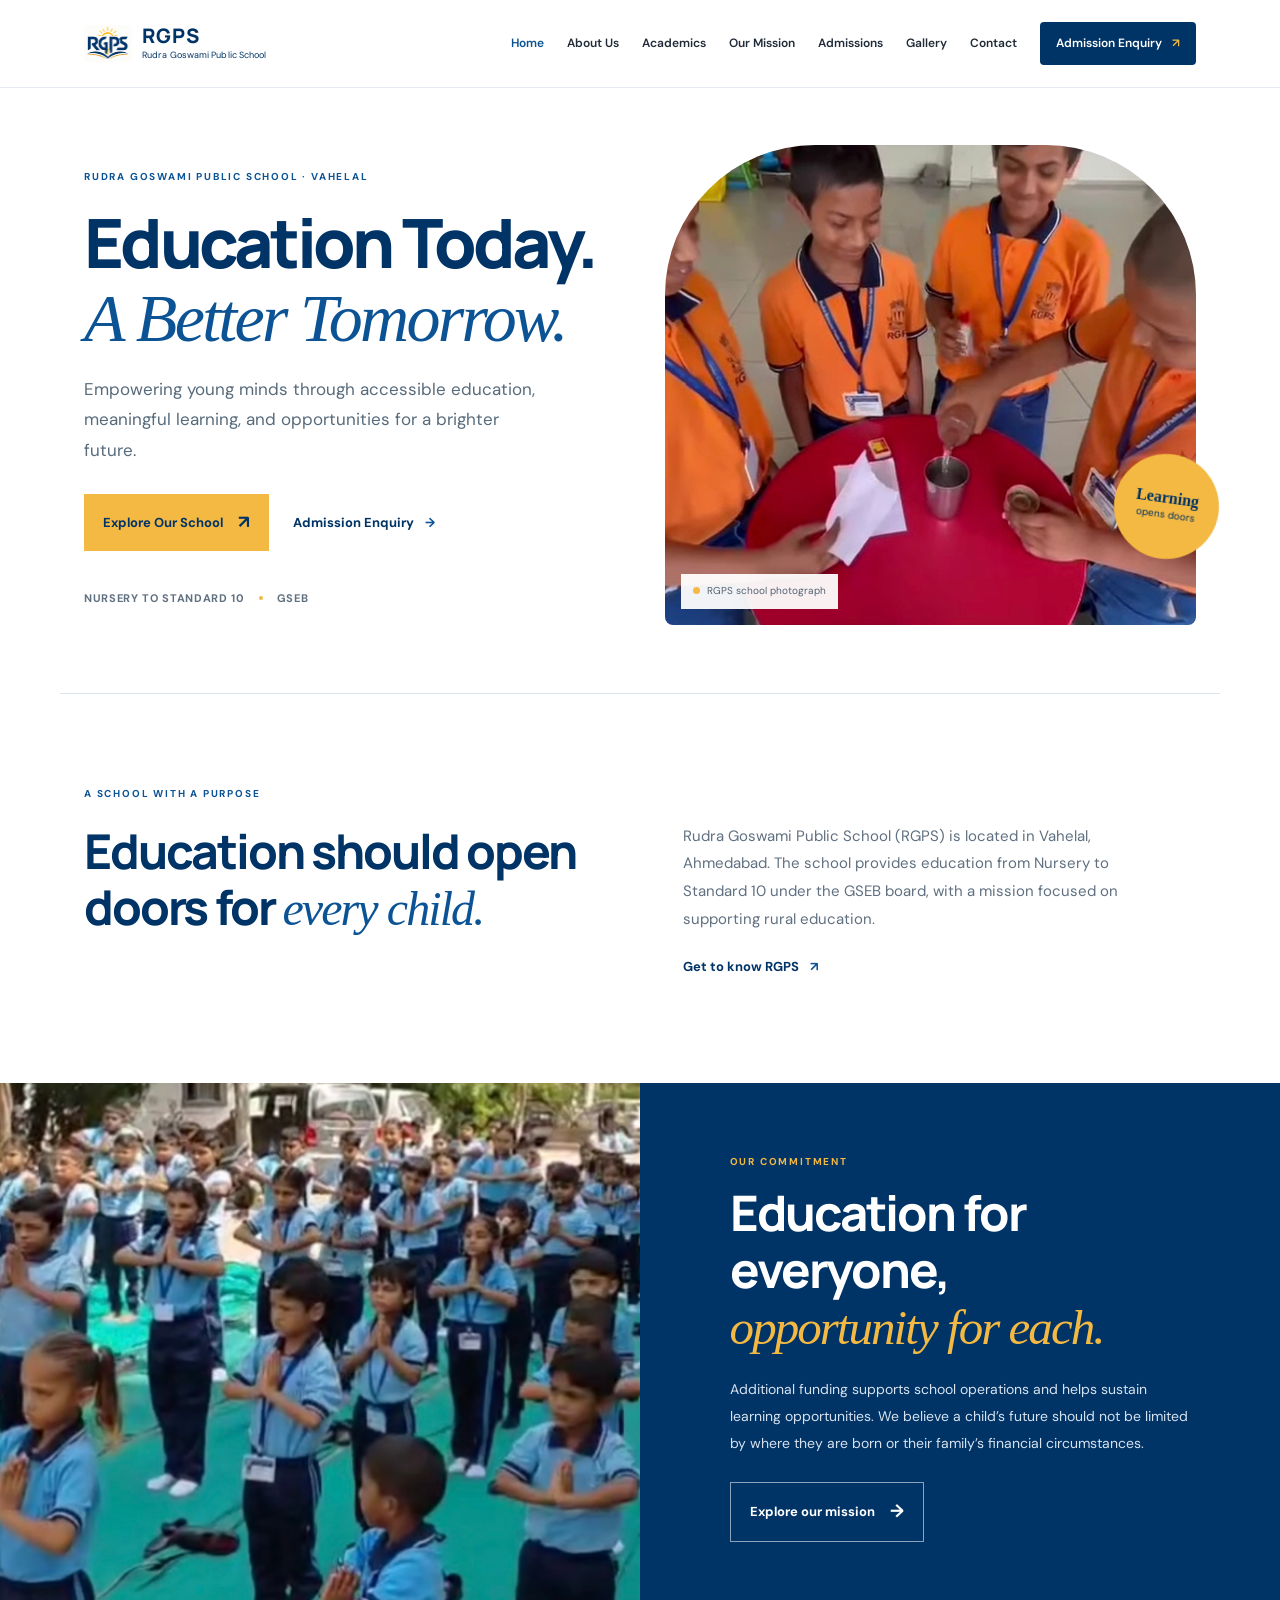
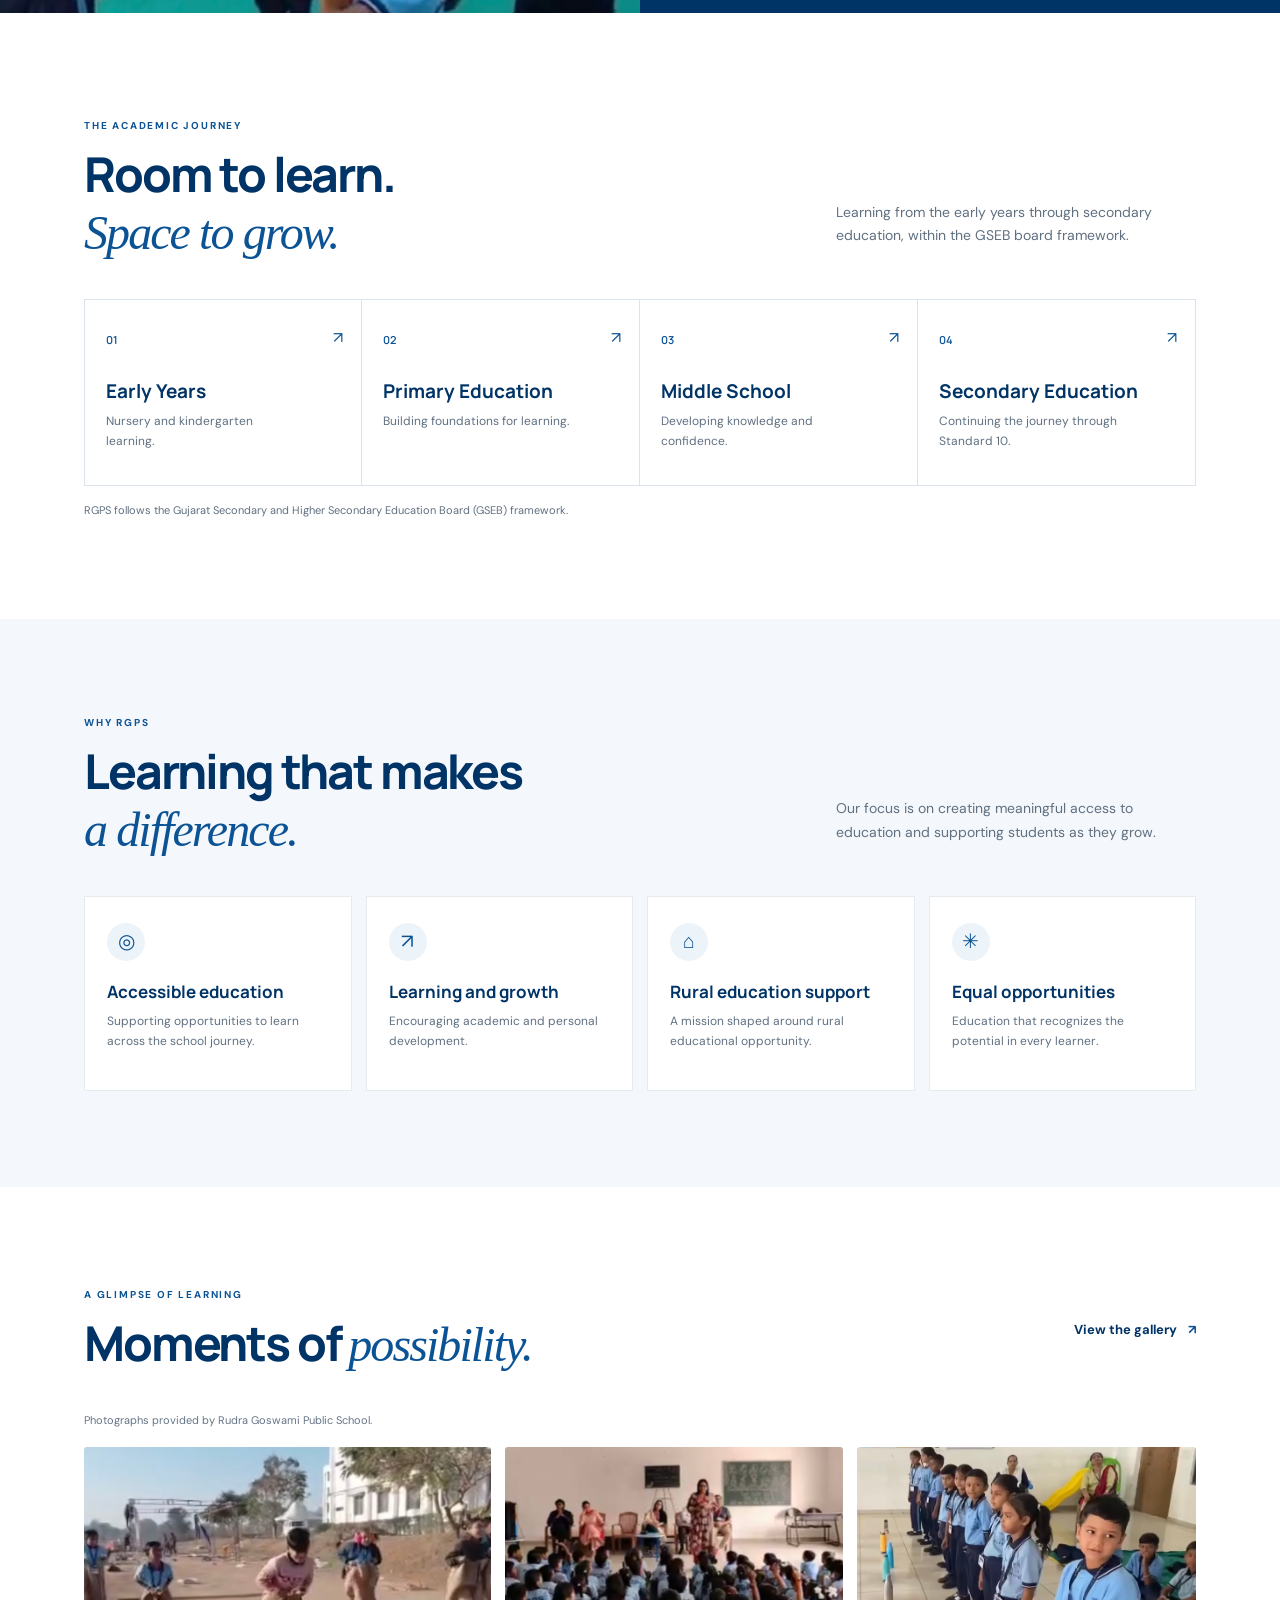
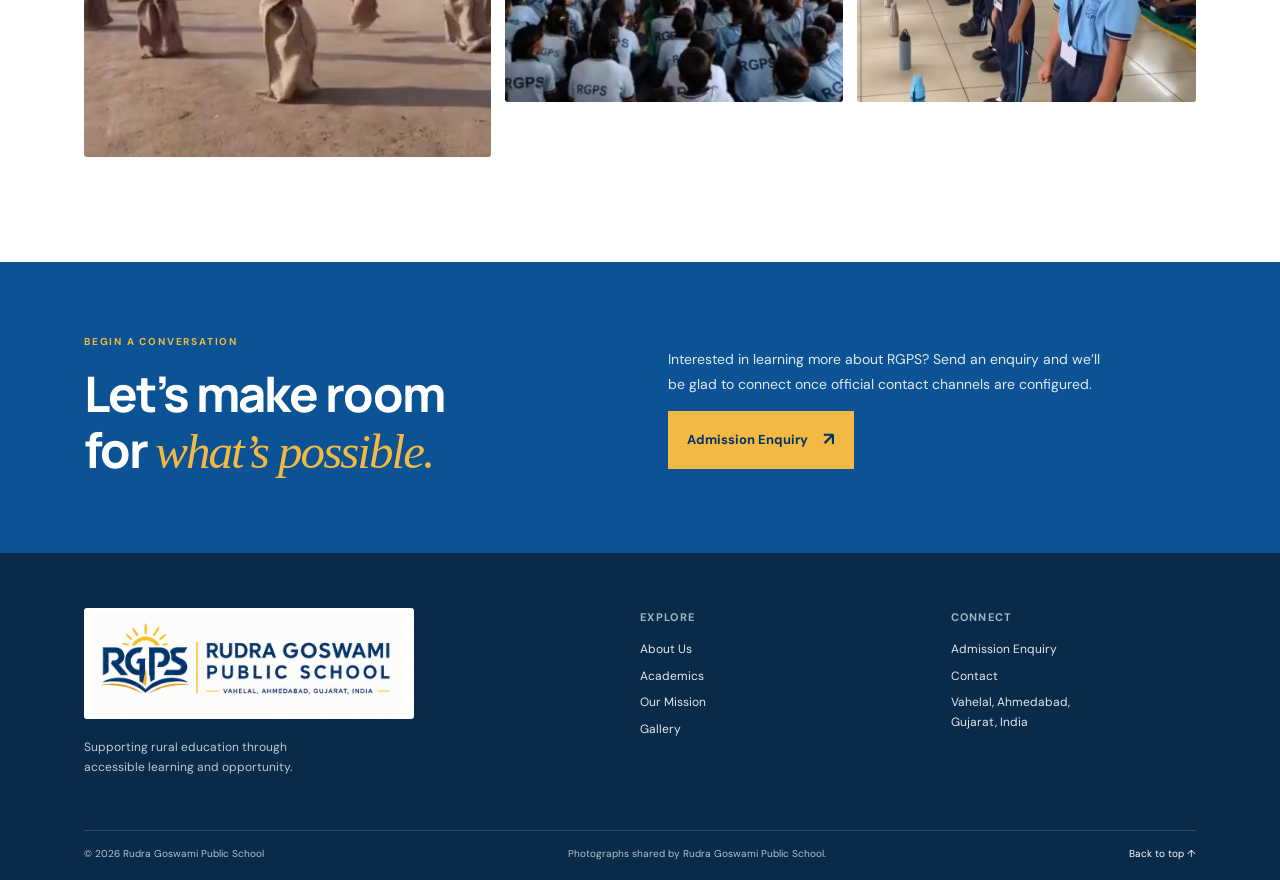
<file: index.html>
<!doctype html><html lang="en"><head><meta charset="utf-8"><meta name="viewport" content="width=device-width, initial-scale=1"><meta name="theme-color" content="#003366"><title>Home | Rudra Goswami Public School</title><meta name="description" content="Discover Rudra Goswami Public School in Vahelal, Ahmedabad: accessible learning from Nursery to Standard 10, with a commitment to rural education."><link rel="canonical" href="https://suspeaks2611.github.io/rgps-school-website/"><meta property="og:url" content="https://suspeaks2611.github.io/rgps-school-website/"><meta property="og:type" content="website"><meta property="og:title" content="Home | Rudra Goswami Public School"><meta property="og:description" content="Discover Rudra Goswami Public School in Vahelal, Ahmedabad: accessible learning from Nursery to Standard 10, with a commitment to rural education."><meta property="og:image" content="https://suspeaks2611.github.io/rgps-school-website/assets/images/IMG_1720.webp"><link rel="icon" href="assets/logo/rgps-emblem.png" type="image/png"><link rel="preconnect" href="https://fonts.googleapis.com"><link rel="preconnect" href="https://fonts.gstatic.com" crossorigin><link href="https://fonts.googleapis.com/css2?family=DM+Sans:wght@400;500;600;700&family=Manrope:wght@400;500;600;700;800&display=swap" rel="stylesheet"><link rel="stylesheet" href="css/style.css"><link rel="stylesheet" href="css/responsive.css"><link rel="stylesheet" href="css/animations.css"><script type="application/ld+json">{"@context":"https://schema.org","@type":"EducationalOrganization","name":"Rudra Goswami Public School","alternateName":"RGPS","address":{"@type":"PostalAddress","addressLocality":"Vahelal","addressRegion":"Gujarat","addressCountry":"IN"},"hasMap":"https://maps.app.goo.gl/Q6C5SrnxZFc6zpKo8","description":"School in Vahelal, Ahmedabad, Gujarat, providing education from Nursery to Standard 10 under GSEB, with a mission focused on supporting rural education."}</script></head><body id="top"><a class="skip-link" href="#main">Skip to content</a><header class="site-header"><div class="nav-wrap"><a class="brand" href="index.html" aria-label="RGPS home"><span class="brand-mark"><img src="assets/logo/rgps-emblem.png" alt=""></span><span><b>RGPS</b><small>Rudra Goswami Public School</small></span></a><button class="menu-toggle" aria-expanded="false" aria-controls="primary-nav" aria-label="Open navigation"><span></span><span></span></button><nav id="primary-nav" class="primary-nav"><a href="index.html" aria-current="page">Home</a><a href="about.html">About Us</a><a href="academics.html">Academics</a><a href="mission.html">Our Mission</a><a href="admissions.html">Admissions</a><a href="gallery.html">Gallery</a><a href="contact.html">Contact</a><a class="nav-cta" href="admissions.html">Admission Enquiry <span aria-hidden="true">↗</span></a></nav></div></header><main id="main"><section class="hero"><div class="hero-copy"><span class="eyebrow">RUDRA GOSWAMI PUBLIC SCHOOL · VAHELAL</span><h1>Education Today.<br><em>A Better Tomorrow.</em></h1><p>Empowering young minds through accessible education, meaningful learning, and opportunities for a brighter future.</p><div class="hero-actions"><a class="button button-gold" href="about.html">Explore Our School <span>↗</span></a><a class="text-link" href="admissions.html">Admission Enquiry <span>→</span></a></div><div class="hero-meta"><span>Nursery to Standard 10</span><i></i><span>GSEB</span></div></div><div class="hero-visual"><img class="hero-image" src="assets/images/IMG_1720.webp" alt="RGPS students taking part in a hands-on learning activity." loading="lazy" decoding="async"><div class="image-note"><span class="note-dot"></span>RGPS school photograph</div><div class="hero-stamp"><strong>Learning</strong><span>opens doors</span></div></div></section>
<section class="intro section-wrap reveal"><div class="section-kicker">A SCHOOL WITH A PURPOSE</div><div class="intro-grid"><h2>Education should open doors for <em>every child.</em></h2><div><p>Rudra Goswami Public School (RGPS) is located in Vahelal, Ahmedabad. The school provides education from Nursery to Standard 10 under the GSEB board, with a mission focused on supporting rural education.</p><a class="arrow-link" href="about.html">Get to know RGPS <span>↗</span></a></div></div></section>
<section class="mission-band"><div class="mission-image"><img class="photo" src="assets/images/IMG_1721.webp" alt="RGPS students taking part in a group morning activity outdoors." loading="lazy" decoding="async"></div><div class="mission-copy"><div class="section-kicker light-kicker">OUR COMMITMENT</div><h2>Education for everyone,<br><em>opportunity for each.</em></h2><p>Additional funding supports school operations and helps sustain learning opportunities. We believe a child’s future should not be limited by where they are born or their family’s financial circumstances.</p><a class="button button-outline" href="mission.html">Explore our mission <span>→</span></a></div></section>
<section class="journey section-wrap reveal"><div class="section-heading"><div><div class="section-kicker">THE ACADEMIC JOURNEY</div><h2>Room to learn.<br><em>Space to grow.</em></h2></div><p>Learning from the early years through secondary education, within the GSEB board framework.</p></div><div class="journey-grid"><a class="journey-card" href="academics.html"><span class="card-index">01</span><h3>Early Years</h3><p>Nursery and kindergarten learning.</p><span class="card-arrow">↗</span></a><a class="journey-card" href="academics.html"><span class="card-index">02</span><h3>Primary Education</h3><p>Building foundations for learning.</p><span class="card-arrow">↗</span></a><a class="journey-card" href="academics.html"><span class="card-index">03</span><h3>Middle School</h3><p>Developing knowledge and confidence.</p><span class="card-arrow">↗</span></a><a class="journey-card" href="academics.html"><span class="card-index">04</span><h3>Secondary Education</h3><p>Continuing the journey through Standard 10.</p><span class="card-arrow">↗</span></a></div><p class="gseb-note">RGPS follows the Gujarat Secondary and Higher Secondary Education Board (GSEB) framework.</p></section>
<section class="why-section"><div class="section-wrap"><div class="section-heading"><div><div class="section-kicker">WHY RGPS</div><h2>Learning that makes<br><em>a difference.</em></h2></div><p>Our focus is on creating meaningful access to education and supporting students as they grow.</p></div><div class="feature-grid"><article class="feature-card"><span class="feature-icon">◎</span><h3>Accessible education</h3><p>Supporting opportunities to learn across the school journey.</p></article><article class="feature-card"><span class="feature-icon">↗</span><h3>Learning and growth</h3><p>Encouraging academic and personal development.</p></article><article class="feature-card"><span class="feature-icon">⌂</span><h3>Rural education support</h3><p>A mission shaped around rural educational opportunity.</p></article><article class="feature-card"><span class="feature-icon">✳</span><h3>Equal opportunities</h3><p>Education that recognizes the potential in every learner.</p></article></div></div></section>
<section class="gallery-preview section-wrap reveal"><div class="section-heading"><div><div class="section-kicker">A GLIMPSE OF LEARNING</div><h2>Moments of <em>possibility.</em></h2></div><a class="arrow-link" href="gallery.html">View the gallery <span>↗</span></a></div><p class="stock-disclosure">Photographs provided by Rudra Goswami Public School.</p><div class="preview-grid"><img class="photo" src="assets/images/IMG_1722.webp" alt="RGPS students participating in a sack race at school." loading="lazy" decoding="async"><img class="photo" src="assets/images/IMG_1723.webp" alt="RGPS students gathered for a school assembly." loading="lazy" decoding="async"><img class="photo" src="assets/images/IMG_1725.webp" alt="RGPS students lined up for a school activity." loading="lazy" decoding="async"></div></section>
<section class="cta-band"><div><div class="section-kicker light-kicker">BEGIN A CONVERSATION</div><h2>Let’s make room<br>for <em>what’s possible.</em></h2></div><div><p>Interested in learning more about RGPS? Send an enquiry and we’ll be glad to connect once official contact channels are configured.</p><a class="button button-gold" href="admissions.html">Admission Enquiry <span>↗</span></a></div></section></main><footer class="site-footer"><div class="footer-main"><div class="footer-brand"><a class="footer-logo-link" href="index.html" aria-label="RGPS home"><img class="footer-logo" src="assets/logo/rgps-horizontal.png" alt="Rudra Goswami Public School, Vahelal, Ahmedabad, Gujarat, India"></a><p>Supporting rural education through accessible learning and opportunity.</p></div><div><h3>Explore</h3><a href="about.html">About Us</a><a href="academics.html">Academics</a><a href="mission.html">Our Mission</a><a href="gallery.html">Gallery</a></div><div><h3>Connect</h3><a href="admissions.html">Admission Enquiry</a><a href="contact.html">Contact</a><p>Vahelal, Ahmedabad,<br>Gujarat, India</p></div></div><div class="footer-bottom"><span>© <span data-year></span> Rudra Goswami Public School</span><span>Photographs shared by Rudra Goswami Public School.</span><a href="#top">Back to top ↑</a></div></footer><button class="back-top" aria-label="Back to top">↑</button><script src="js/main.js" defer></script><script src="js/forms.js" defer></script><script src="js/gallery.js" defer></script><script src="js/animations.js" defer></script></body></html>
</file>
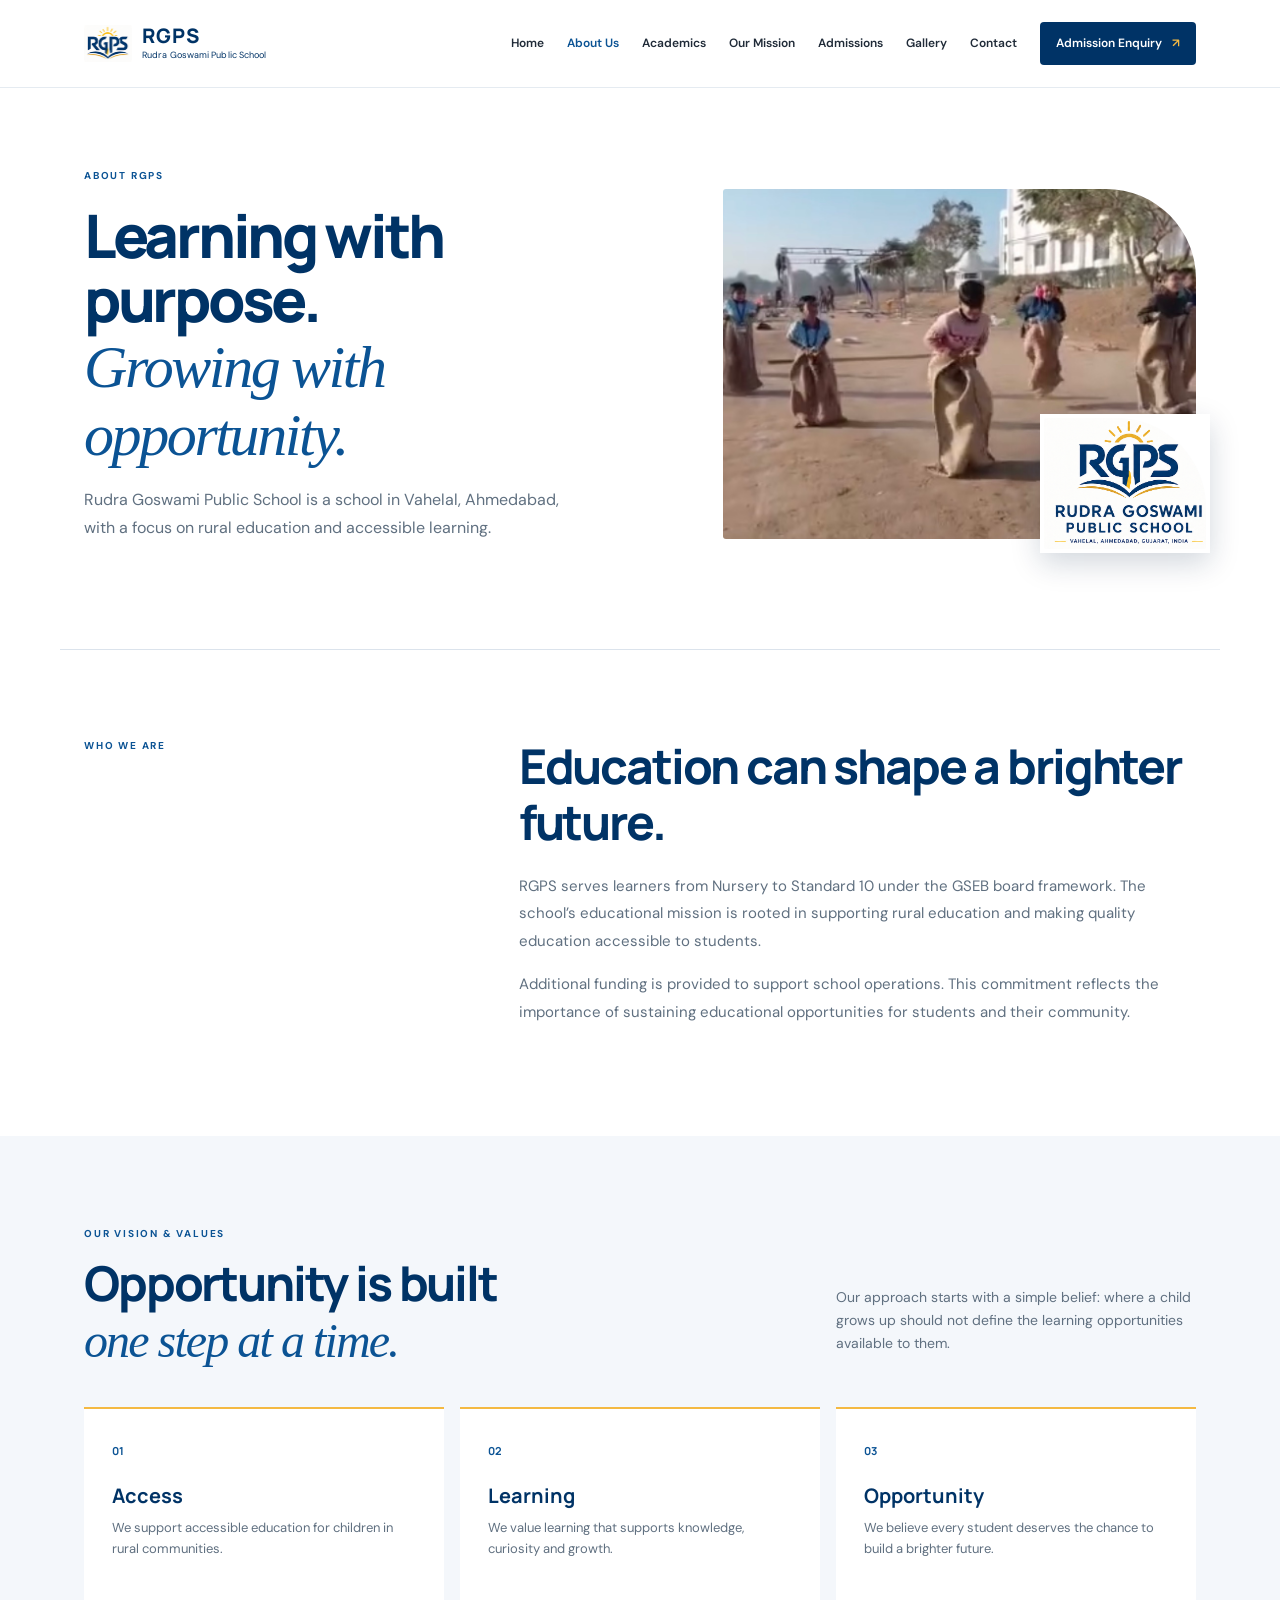
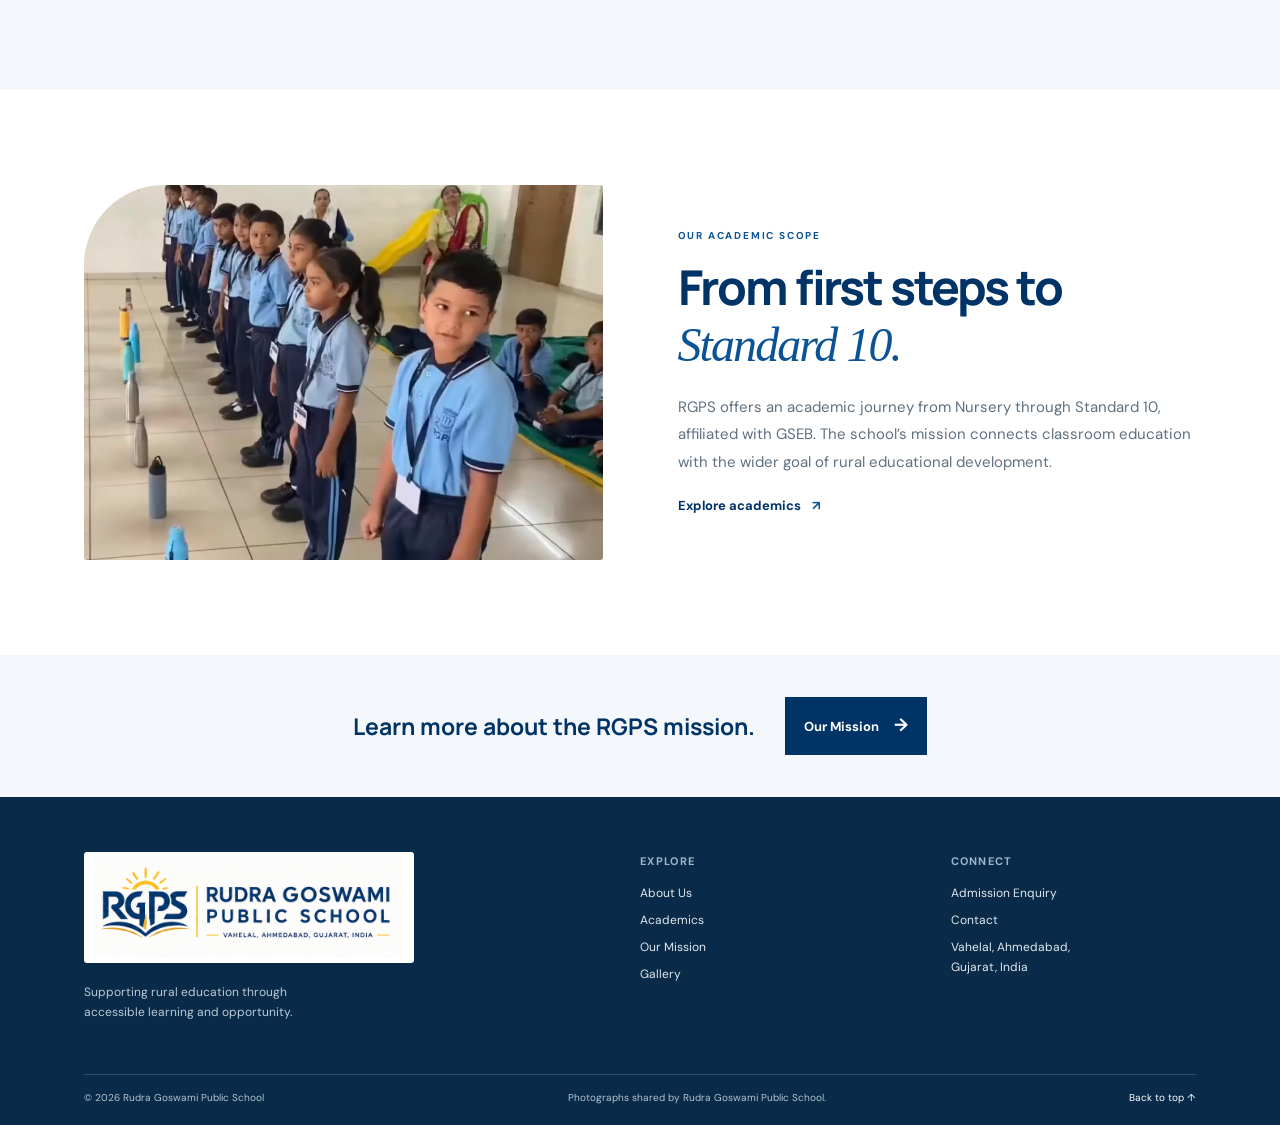
<file: about.html>
<!doctype html><html lang="en"><head><meta charset="utf-8"><meta name="viewport" content="width=device-width, initial-scale=1"><meta name="theme-color" content="#003366"><title>About Us | Rudra Goswami Public School</title><meta name="description" content="Learn about Rudra Goswami Public School, its educational vision, GSEB affiliation and commitment to supporting rural education."><link rel="canonical" href="https://suspeaks2611.github.io/rgps-school-website/about.html"><meta property="og:url" content="https://suspeaks2611.github.io/rgps-school-website/about.html"><meta property="og:type" content="website"><meta property="og:title" content="About Us | Rudra Goswami Public School"><meta property="og:description" content="Learn about Rudra Goswami Public School, its educational vision, GSEB affiliation and commitment to supporting rural education."><meta property="og:image" content="https://suspeaks2611.github.io/rgps-school-website/assets/images/IMG_1720.webp"><link rel="icon" href="assets/logo/rgps-emblem.png" type="image/png"><link rel="preconnect" href="https://fonts.googleapis.com"><link rel="preconnect" href="https://fonts.gstatic.com" crossorigin><link href="https://fonts.googleapis.com/css2?family=DM+Sans:wght@400;500;600;700&family=Manrope:wght@400;500;600;700;800&display=swap" rel="stylesheet"><link rel="stylesheet" href="css/style.css"><link rel="stylesheet" href="css/responsive.css"><link rel="stylesheet" href="css/animations.css"><script type="application/ld+json">{"@context":"https://schema.org","@type":"EducationalOrganization","name":"Rudra Goswami Public School","alternateName":"RGPS","address":{"@type":"PostalAddress","addressLocality":"Vahelal","addressRegion":"Gujarat","addressCountry":"IN"},"hasMap":"https://maps.app.goo.gl/Q6C5SrnxZFc6zpKo8","description":"School in Vahelal, Ahmedabad, Gujarat, providing education from Nursery to Standard 10 under GSEB, with a mission focused on supporting rural education."}</script></head><body id="top"><a class="skip-link" href="#main">Skip to content</a><header class="site-header"><div class="nav-wrap"><a class="brand" href="index.html" aria-label="RGPS home"><span class="brand-mark"><img src="assets/logo/rgps-emblem.png" alt=""></span><span><b>RGPS</b><small>Rudra Goswami Public School</small></span></a><button class="menu-toggle" aria-expanded="false" aria-controls="primary-nav" aria-label="Open navigation"><span></span><span></span></button><nav id="primary-nav" class="primary-nav"><a href="index.html">Home</a><a href="about.html" aria-current="page">About Us</a><a href="academics.html">Academics</a><a href="mission.html">Our Mission</a><a href="admissions.html">Admissions</a><a href="gallery.html">Gallery</a><a href="contact.html">Contact</a><a class="nav-cta" href="admissions.html">Admission Enquiry <span aria-hidden="true">↗</span></a></nav></div></header><main id="main"><section class="page-hero"><div class="page-hero-copy"><div class="section-kicker">ABOUT RGPS</div><h1>Learning with purpose.<br><em>Growing with opportunity.</em></h1><p>Rudra Goswami Public School is a school in Vahelal, Ahmedabad, with a focus on rural education and accessible learning.</p></div><div class="page-hero-image"><img class="photo" src="assets/images/IMG_1722.webp" alt="RGPS students participating in a sack race at school." loading="lazy" decoding="async"><div class="school-logo-badge"><img src="assets/logo/rgps-primary.png" alt="RGPS primary school logo"></div></div></section><section class="section-wrap text-story reveal"><div class="section-kicker">WHO WE ARE</div><div><h2>Education can shape a brighter future.</h2><p>RGPS serves learners from Nursery to Standard 10 under the GSEB board framework. The school’s educational mission is rooted in supporting rural education and making quality education accessible to students.</p><p>Additional funding is provided to support school operations. This commitment reflects the importance of sustaining educational opportunities for students and their community.</p></div></section><section class="values-section"><div class="section-wrap"><div class="section-heading"><div><div class="section-kicker">OUR VISION & VALUES</div><h2>Opportunity is built<br><em>one step at a time.</em></h2></div><p>Our approach starts with a simple belief: where a child grows up should not define the learning opportunities available to them.</p></div><div class="values-grid"><article><span>01</span><h3>Access</h3><p>We support accessible education for children in rural communities.</p></article><article><span>02</span><h3>Learning</h3><p>We value learning that supports knowledge, curiosity and growth.</p></article><article><span>03</span><h3>Opportunity</h3><p>We believe every student deserves the chance to build a brighter future.</p></article></div></div></section><section class="split-story section-wrap reveal"><div><img class="photo" src="assets/images/IMG_1725.webp" alt="RGPS students lined up for a school activity." loading="lazy" decoding="async"></div><div><div class="section-kicker">OUR ACADEMIC SCOPE</div><h2>From first steps to <em>Standard 10.</em></h2><p>RGPS offers an academic journey from Nursery through Standard 10, affiliated with GSEB. The school’s mission connects classroom education with the wider goal of rural educational development.</p><a class="arrow-link" href="academics.html">Explore academics <span>↗</span></a></div></section><section class="simple-cta"><h2>Learn more about the RGPS mission.</h2><a class="button button-primary" href="mission.html">Our Mission <span>→</span></a></section></main><footer class="site-footer"><div class="footer-main"><div class="footer-brand"><a class="footer-logo-link" href="index.html" aria-label="RGPS home"><img class="footer-logo" src="assets/logo/rgps-horizontal.png" alt="Rudra Goswami Public School, Vahelal, Ahmedabad, Gujarat, India"></a><p>Supporting rural education through accessible learning and opportunity.</p></div><div><h3>Explore</h3><a href="about.html">About Us</a><a href="academics.html">Academics</a><a href="mission.html">Our Mission</a><a href="gallery.html">Gallery</a></div><div><h3>Connect</h3><a href="admissions.html">Admission Enquiry</a><a href="contact.html">Contact</a><p>Vahelal, Ahmedabad,<br>Gujarat, India</p></div></div><div class="footer-bottom"><span>© <span data-year></span> Rudra Goswami Public School</span><span>Photographs shared by Rudra Goswami Public School.</span><a href="#top">Back to top ↑</a></div></footer><button class="back-top" aria-label="Back to top">↑</button><script src="js/main.js" defer></script><script src="js/forms.js" defer></script><script src="js/gallery.js" defer></script><script src="js/animations.js" defer></script></body></html>
</file>
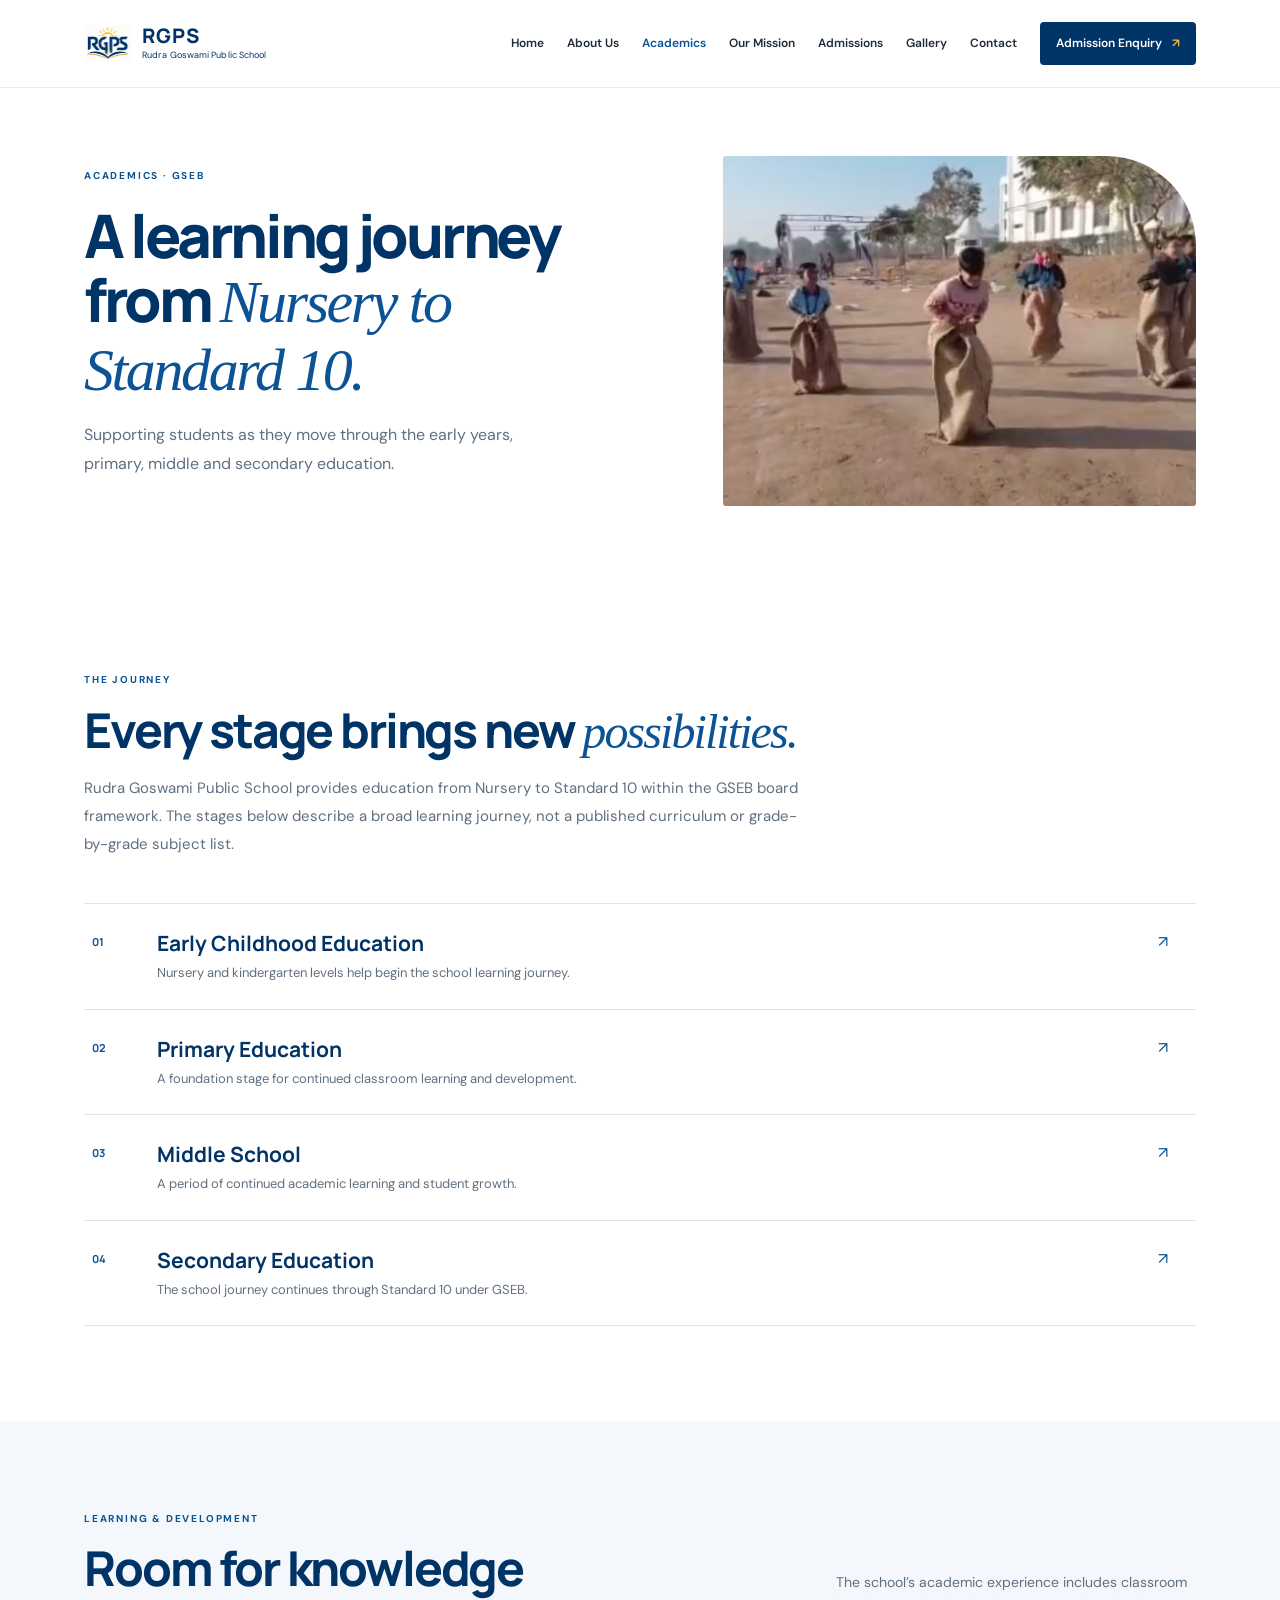
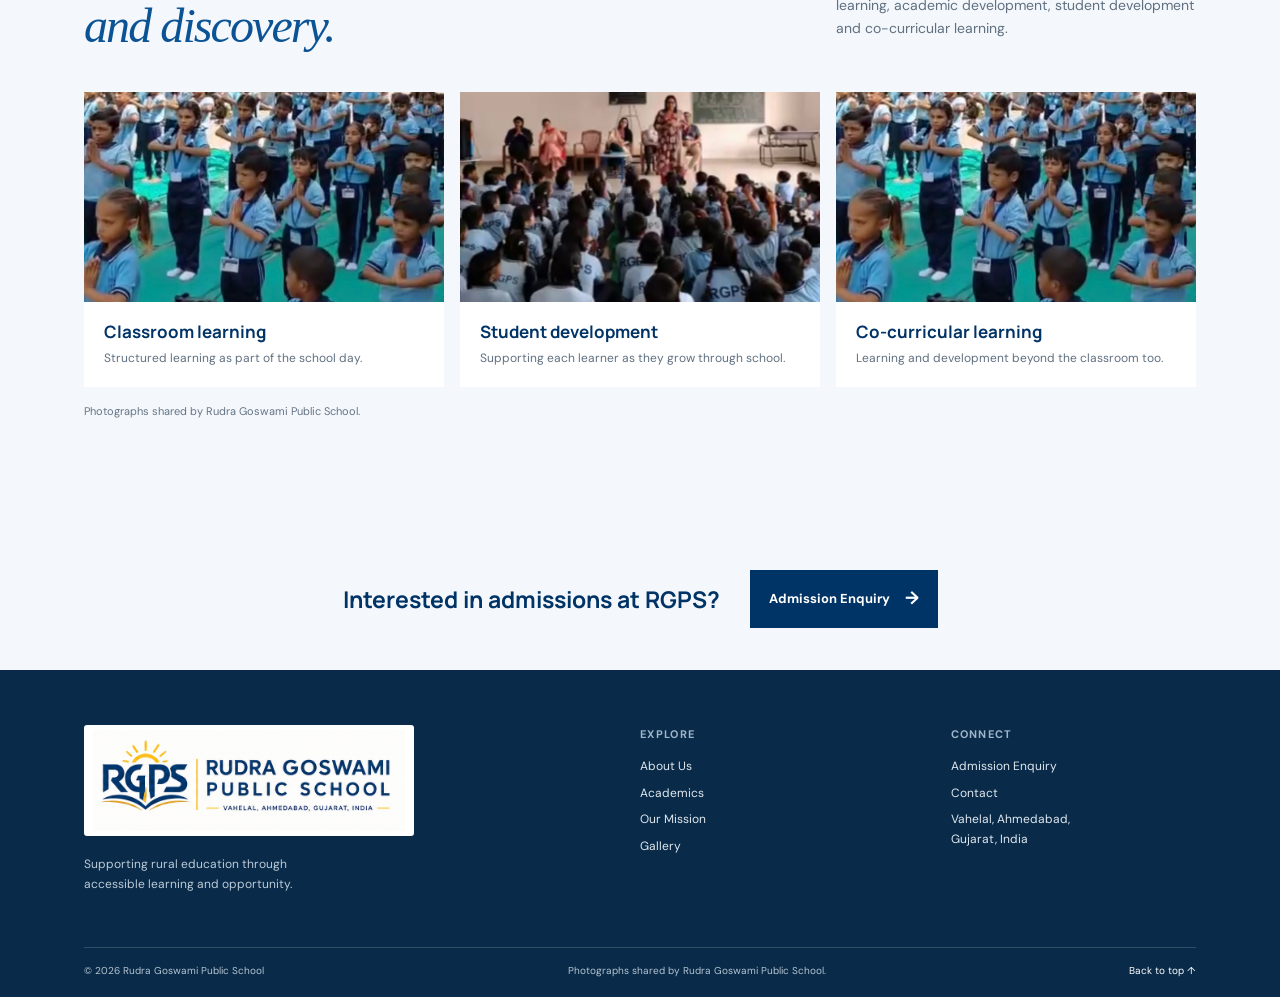
<file: academics.html>
<!doctype html><html lang="en"><head><meta charset="utf-8"><meta name="viewport" content="width=device-width, initial-scale=1"><meta name="theme-color" content="#003366"><title>Academics | Rudra Goswami Public School</title><meta name="description" content="Explore the academic journey at Rudra Goswami Public School, with GSEB education from Nursery through Standard 10."><link rel="canonical" href="https://suspeaks2611.github.io/rgps-school-website/academics.html"><meta property="og:url" content="https://suspeaks2611.github.io/rgps-school-website/academics.html"><meta property="og:type" content="website"><meta property="og:title" content="Academics | Rudra Goswami Public School"><meta property="og:description" content="Explore the academic journey at Rudra Goswami Public School, with GSEB education from Nursery through Standard 10."><meta property="og:image" content="https://suspeaks2611.github.io/rgps-school-website/assets/images/IMG_1720.webp"><link rel="icon" href="assets/logo/rgps-emblem.png" type="image/png"><link rel="preconnect" href="https://fonts.googleapis.com"><link rel="preconnect" href="https://fonts.gstatic.com" crossorigin><link href="https://fonts.googleapis.com/css2?family=DM+Sans:wght@400;500;600;700&family=Manrope:wght@400;500;600;700;800&display=swap" rel="stylesheet"><link rel="stylesheet" href="css/style.css"><link rel="stylesheet" href="css/responsive.css"><link rel="stylesheet" href="css/animations.css"><script type="application/ld+json">{"@context":"https://schema.org","@type":"EducationalOrganization","name":"Rudra Goswami Public School","alternateName":"RGPS","address":{"@type":"PostalAddress","addressLocality":"Vahelal","addressRegion":"Gujarat","addressCountry":"IN"},"hasMap":"https://maps.app.goo.gl/Q6C5SrnxZFc6zpKo8","description":"School in Vahelal, Ahmedabad, Gujarat, providing education from Nursery to Standard 10 under GSEB, with a mission focused on supporting rural education."}</script></head><body id="top"><a class="skip-link" href="#main">Skip to content</a><header class="site-header"><div class="nav-wrap"><a class="brand" href="index.html" aria-label="RGPS home"><span class="brand-mark"><img src="assets/logo/rgps-emblem.png" alt=""></span><span><b>RGPS</b><small>Rudra Goswami Public School</small></span></a><button class="menu-toggle" aria-expanded="false" aria-controls="primary-nav" aria-label="Open navigation"><span></span><span></span></button><nav id="primary-nav" class="primary-nav"><a href="index.html">Home</a><a href="about.html">About Us</a><a href="academics.html" aria-current="page">Academics</a><a href="mission.html">Our Mission</a><a href="admissions.html">Admissions</a><a href="gallery.html">Gallery</a><a href="contact.html">Contact</a><a class="nav-cta" href="admissions.html">Admission Enquiry <span aria-hidden="true">↗</span></a></nav></div></header><main id="main"><section class="page-hero"><div class="page-hero-copy"><div class="section-kicker">ACADEMICS · GSEB</div><h1>A learning journey from <em>Nursery to Standard 10.</em></h1><p>Supporting students as they move through the early years, primary, middle and secondary education.</p></div><div class="page-hero-image"><img class="photo" src="assets/images/IMG_1722.webp" alt="RGPS students participating in a sack race at school." loading="lazy" decoding="async"></div></section><section class="section-wrap academic-intro reveal"><div class="section-kicker">THE JOURNEY</div><h2>Every stage brings new <em>possibilities.</em></h2><p>Rudra Goswami Public School provides education from Nursery to Standard 10 within the GSEB board framework. The stages below describe a broad learning journey, not a published curriculum or grade-by-grade subject list.</p><div class="academic-list"><article><span>01</span><div><h3>Early Childhood Education</h3><p>Nursery and kindergarten levels help begin the school learning journey.</p></div><span class="stage-arrow">↗</span></article><article><span>02</span><div><h3>Primary Education</h3><p>A foundation stage for continued classroom learning and development.</p></div><span class="stage-arrow">↗</span></article><article><span>03</span><div><h3>Middle School</h3><p>A period of continued academic learning and student growth.</p></div><span class="stage-arrow">↗</span></article><article><span>04</span><div><h3>Secondary Education</h3><p>The school journey continues through Standard 10 under GSEB.</p></div><span class="stage-arrow">↗</span></article></div></section><section class="learning-section"><div class="section-wrap"><div class="section-heading"><div><div class="section-kicker">LEARNING & DEVELOPMENT</div><h2>Room for knowledge<br><em>and discovery.</em></h2></div><p>The school’s academic experience includes classroom learning, academic development, student development and co-curricular learning.</p></div><div class="learning-grid"><article><img class="photo" src="assets/images/IMG_1721.webp" alt="RGPS students taking part in a group morning activity outdoors." loading="lazy" decoding="async"><div><h3>Classroom learning</h3><p>Structured learning as part of the school day.</p></div></article><article><img class="photo" src="assets/images/IMG_1723.webp" alt="RGPS students gathered for a school assembly." loading="lazy" decoding="async"><div><h3>Student development</h3><p>Supporting each learner as they grow through school.</p></div></article><article><img class="photo" src="assets/images/IMG_1721.webp" alt="RGPS students taking part in a group morning activity outdoors." loading="lazy" decoding="async"><div><h3>Co-curricular learning</h3><p>Learning and development beyond the classroom too.</p></div></article></div><p class="stock-disclosure">Photographs shared by Rudra Goswami Public School.</p></div></section><section class="simple-cta"><h2>Interested in admissions at RGPS?</h2><a class="button button-primary" href="admissions.html">Admission Enquiry <span>→</span></a></section></main><footer class="site-footer"><div class="footer-main"><div class="footer-brand"><a class="footer-logo-link" href="index.html" aria-label="RGPS home"><img class="footer-logo" src="assets/logo/rgps-horizontal.png" alt="Rudra Goswami Public School, Vahelal, Ahmedabad, Gujarat, India"></a><p>Supporting rural education through accessible learning and opportunity.</p></div><div><h3>Explore</h3><a href="about.html">About Us</a><a href="academics.html">Academics</a><a href="mission.html">Our Mission</a><a href="gallery.html">Gallery</a></div><div><h3>Connect</h3><a href="admissions.html">Admission Enquiry</a><a href="contact.html">Contact</a><p>Vahelal, Ahmedabad,<br>Gujarat, India</p></div></div><div class="footer-bottom"><span>© <span data-year></span> Rudra Goswami Public School</span><span>Photographs shared by Rudra Goswami Public School.</span><a href="#top">Back to top ↑</a></div></footer><button class="back-top" aria-label="Back to top">↑</button><script src="js/main.js" defer></script><script src="js/forms.js" defer></script><script src="js/gallery.js" defer></script><script src="js/animations.js" defer></script></body></html>
</file>
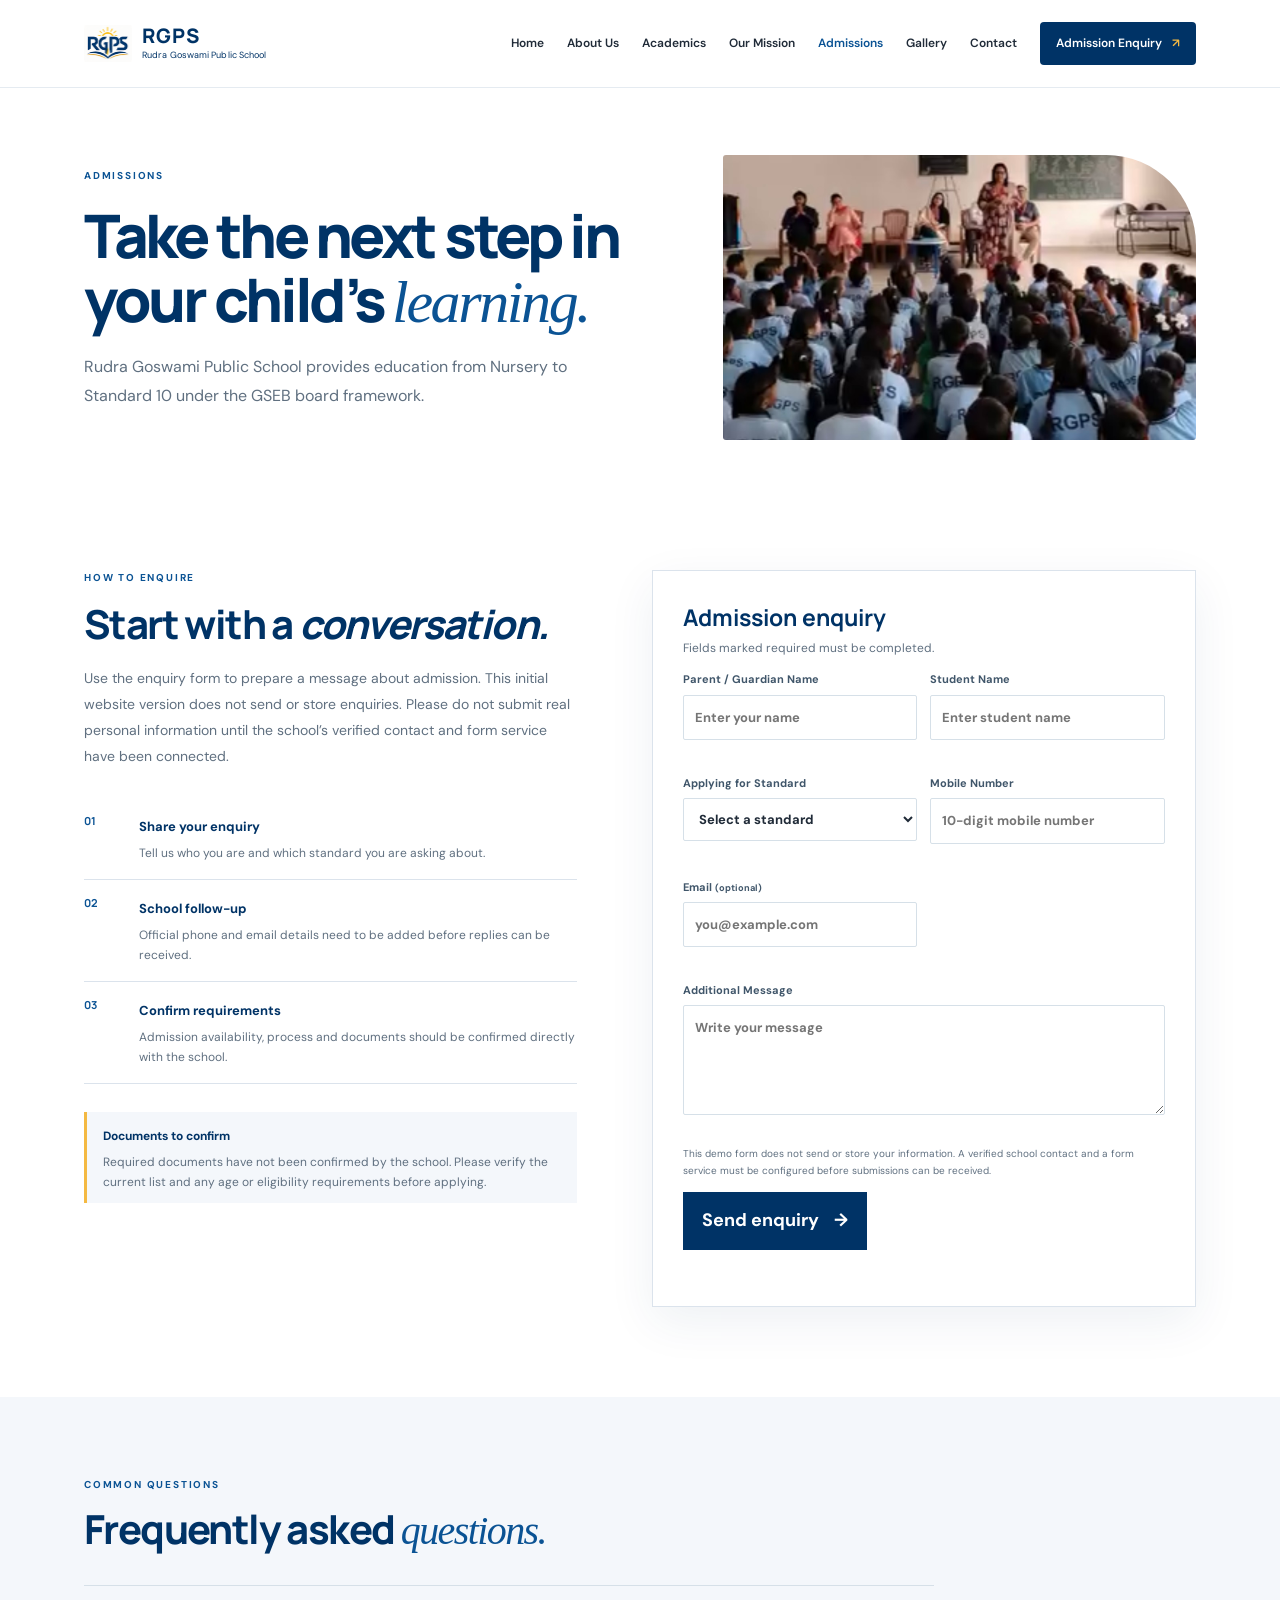
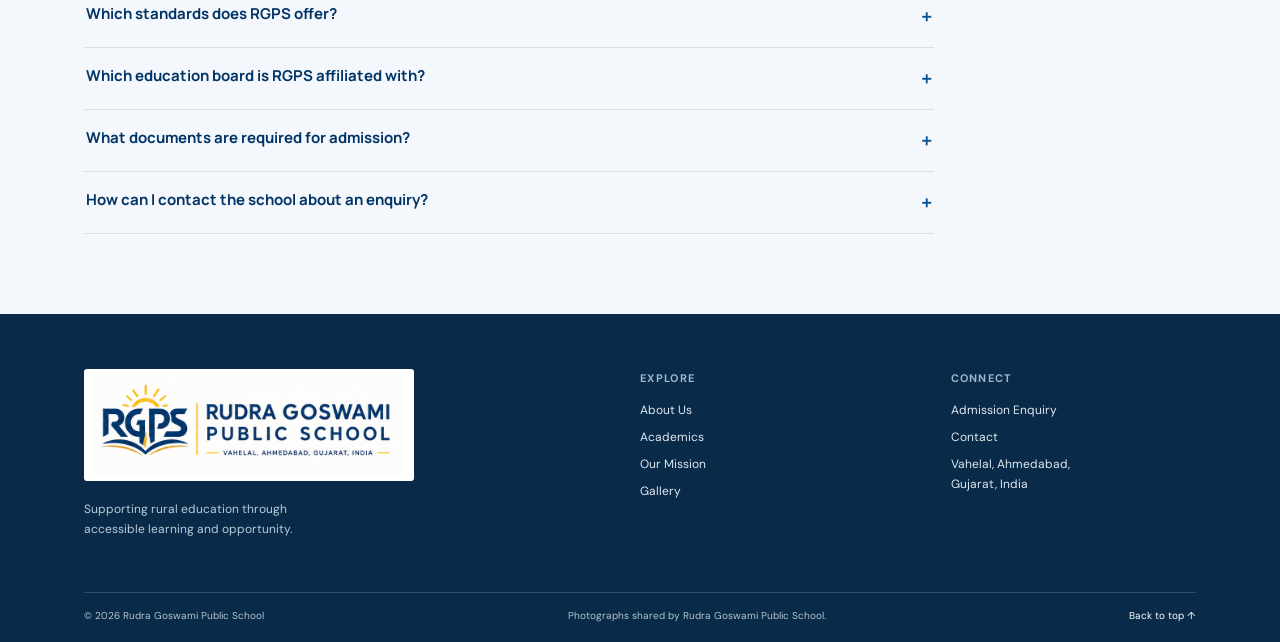
<file: admissions.html>
<!doctype html><html lang="en"><head><meta charset="utf-8"><meta name="viewport" content="width=device-width, initial-scale=1"><meta name="theme-color" content="#003366"><title>Admissions | Rudra Goswami Public School</title><meta name="description" content="Find out how to enquire about admission at Rudra Goswami Public School, Vahelal. Enquiries are currently frontend-only."><link rel="canonical" href="https://suspeaks2611.github.io/rgps-school-website/admissions.html"><meta property="og:url" content="https://suspeaks2611.github.io/rgps-school-website/admissions.html"><meta property="og:type" content="website"><meta property="og:title" content="Admissions | Rudra Goswami Public School"><meta property="og:description" content="Find out how to enquire about admission at Rudra Goswami Public School, Vahelal. Enquiries are currently frontend-only."><meta property="og:image" content="https://suspeaks2611.github.io/rgps-school-website/assets/images/IMG_1720.webp"><link rel="icon" href="assets/logo/rgps-emblem.png" type="image/png"><link rel="preconnect" href="https://fonts.googleapis.com"><link rel="preconnect" href="https://fonts.gstatic.com" crossorigin><link href="https://fonts.googleapis.com/css2?family=DM+Sans:wght@400;500;600;700&family=Manrope:wght@400;500;600;700;800&display=swap" rel="stylesheet"><link rel="stylesheet" href="css/style.css"><link rel="stylesheet" href="css/responsive.css"><link rel="stylesheet" href="css/animations.css"><script type="application/ld+json">{"@context":"https://schema.org","@type":"EducationalOrganization","name":"Rudra Goswami Public School","alternateName":"RGPS","address":{"@type":"PostalAddress","addressLocality":"Vahelal","addressRegion":"Gujarat","addressCountry":"IN"},"hasMap":"https://maps.app.goo.gl/Q6C5SrnxZFc6zpKo8","description":"School in Vahelal, Ahmedabad, Gujarat, providing education from Nursery to Standard 10 under GSEB, with a mission focused on supporting rural education."}</script></head><body id="top"><a class="skip-link" href="#main">Skip to content</a><header class="site-header"><div class="nav-wrap"><a class="brand" href="index.html" aria-label="RGPS home"><span class="brand-mark"><img src="assets/logo/rgps-emblem.png" alt=""></span><span><b>RGPS</b><small>Rudra Goswami Public School</small></span></a><button class="menu-toggle" aria-expanded="false" aria-controls="primary-nav" aria-label="Open navigation"><span></span><span></span></button><nav id="primary-nav" class="primary-nav"><a href="index.html">Home</a><a href="about.html">About Us</a><a href="academics.html">Academics</a><a href="mission.html">Our Mission</a><a href="admissions.html" aria-current="page">Admissions</a><a href="gallery.html">Gallery</a><a href="contact.html">Contact</a><a class="nav-cta" href="admissions.html">Admission Enquiry <span aria-hidden="true">↗</span></a></nav></div></header><main id="main"><section class="page-hero compact-hero"><div class="page-hero-copy"><div class="section-kicker">ADMISSIONS</div><h1>Take the next step in your child’s <em>learning.</em></h1><p>Rudra Goswami Public School provides education from Nursery to Standard 10 under the GSEB board framework.</p></div><div class="page-hero-image"><img class="photo" src="assets/images/IMG_1723.webp" alt="RGPS students gathered for a school assembly." loading="lazy" decoding="async"></div></section><section class="admission-main section-wrap"><div class="admission-info"><div class="section-kicker">HOW TO ENQUIRE</div><h2>Start with a <em>conversation.</em></h2><p>Use the enquiry form to prepare a message about admission. This initial website version does not send or store enquiries. Please do not submit real personal information until the school’s verified contact and form service have been connected.</p><ol class="steps"><li><span>01</span><div><b>Share your enquiry</b><p>Tell us who you are and which standard you are asking about.</p></div></li><li><span>02</span><div><b>School follow-up</b><p>Official phone and email details need to be added before replies can be received.</p></div></li><li><span>03</span><div><b>Confirm requirements</b><p>Admission availability, process and documents should be confirmed directly with the school.</p></div></li></ol><div class="document-note"><b>Documents to confirm</b><p>Required documents have not been confirmed by the school. Please verify the current list and any age or eligibility requirements before applying.</p></div></div><div class="form-card"><h2>Admission enquiry</h2><p>Fields marked required must be completed.</p><form class="enquiry-form" data-form="admission" novalidate><div class="form-grid"><label>Parent / Guardian Name<input name="name" required autocomplete="name" minlength="2" placeholder="Enter your name"><span class="field-error"></span></label><label>Student Name<input name="student" required minlength="2" placeholder="Enter student name"><span class="field-error"></span></label><label>Applying for Standard<select name="standard" required><option value="">Select a standard</option><option>Nursery</option><option>Kindergarten</option><option>1</option><option>2</option><option>3</option><option>4</option><option>5</option><option>6</option><option>7</option><option>8</option><option>9</option><option>10</option></select><span class="field-error"></span></label><label>Mobile Number<input name="phone" required inputmode="tel" autocomplete="tel" placeholder="10-digit mobile number"><span class="field-error"></span></label><label>Email <small>(optional)</small><input type="email" name="email" autocomplete="email" placeholder="you@example.com"><span class="field-error"></span></label><label class="full-field">Additional Message<textarea name="message" rows="4" placeholder="Write your message"></textarea><span class="field-error"></span></label></div><p class="form-note">This demo form does not send or store your information. A verified school contact and a form service must be configured before submissions can be received.</p><button class="button button-primary" type="submit"><span class="submit-label">Send enquiry</span><span class="submit-loading" hidden>Preparing…</span><span aria-hidden="true">→</span></button><p class="form-status" aria-live="polite" role="status"></p></form></div></section><section class="faq-section"><div class="section-wrap"><div class="section-kicker">COMMON QUESTIONS</div><h2>Frequently asked <em>questions.</em></h2><div class="faq-list"><details><summary>Which standards does RGPS offer?</summary><p>RGPS offers education from Nursery to Standard 10.</p></details><details><summary>Which education board is RGPS affiliated with?</summary><p>The school follows the Gujarat Secondary and Higher Secondary Education Board (GSEB) framework.</p></details><details><summary>What documents are required for admission?</summary><p>The required documents have not been provided. Please confirm the current list with the school.</p></details><details><summary>How can I contact the school about an enquiry?</summary><p>Official phone and email details have not yet been supplied. This website’s enquiry form is a frontend demo and does not deliver messages.</p></details></div></div></section></main><footer class="site-footer"><div class="footer-main"><div class="footer-brand"><a class="footer-logo-link" href="index.html" aria-label="RGPS home"><img class="footer-logo" src="assets/logo/rgps-horizontal.png" alt="Rudra Goswami Public School, Vahelal, Ahmedabad, Gujarat, India"></a><p>Supporting rural education through accessible learning and opportunity.</p></div><div><h3>Explore</h3><a href="about.html">About Us</a><a href="academics.html">Academics</a><a href="mission.html">Our Mission</a><a href="gallery.html">Gallery</a></div><div><h3>Connect</h3><a href="admissions.html">Admission Enquiry</a><a href="contact.html">Contact</a><p>Vahelal, Ahmedabad,<br>Gujarat, India</p></div></div><div class="footer-bottom"><span>© <span data-year></span> Rudra Goswami Public School</span><span>Photographs shared by Rudra Goswami Public School.</span><a href="#top">Back to top ↑</a></div></footer><button class="back-top" aria-label="Back to top">↑</button><script src="js/main.js" defer></script><script src="js/forms.js" defer></script><script src="js/gallery.js" defer></script><script src="js/animations.js" defer></script></body></html>
</file>
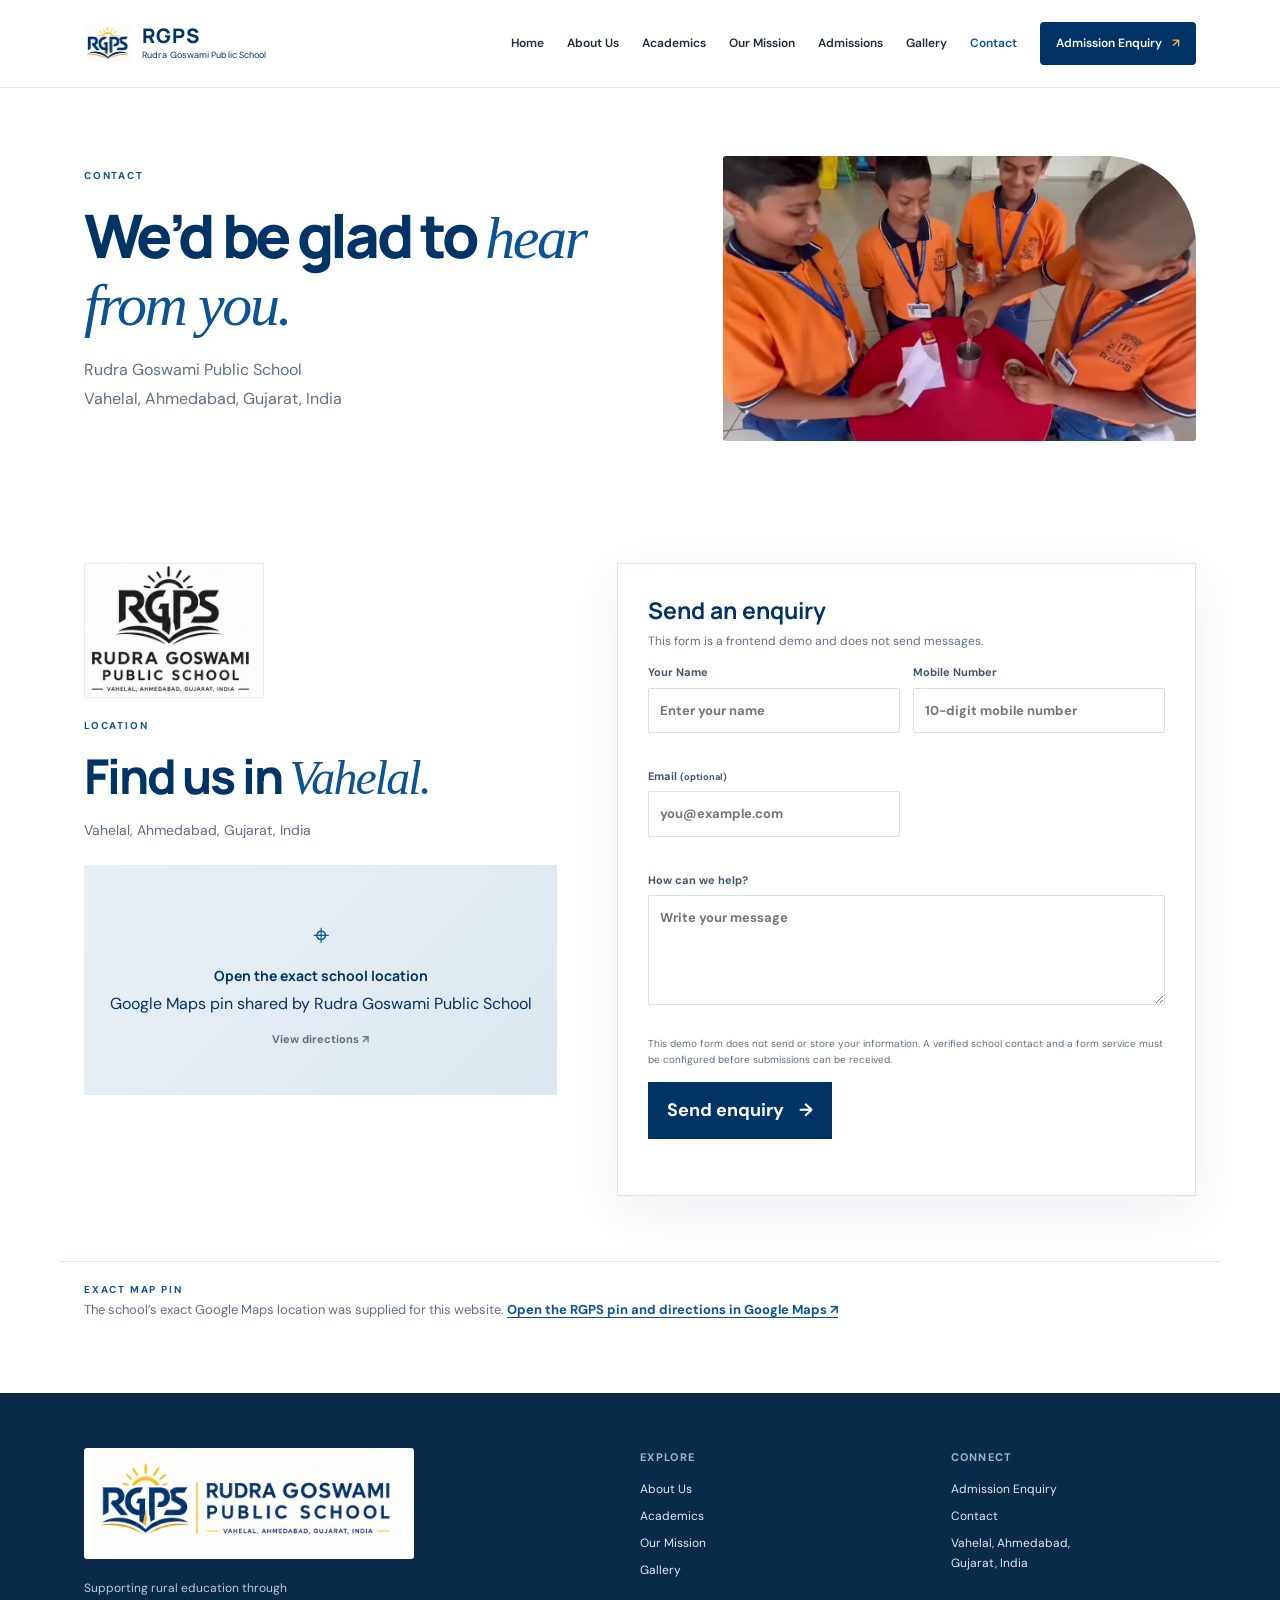
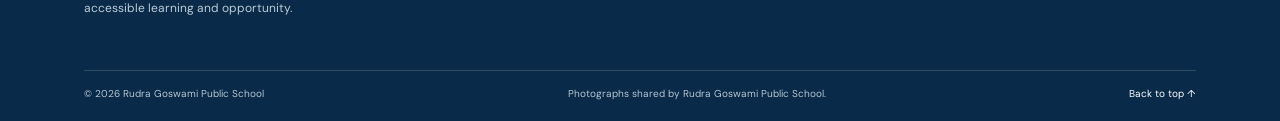
<file: contact.html>
<!doctype html><html lang="en"><head><meta charset="utf-8"><meta name="viewport" content="width=device-width, initial-scale=1"><meta name="theme-color" content="#003366"><title>Contact | Rudra Goswami Public School</title><meta name="description" content="Contact Rudra Goswami Public School in Vahelal, Ahmedabad, Gujarat. Precise address and contact details are pending confirmation."><link rel="canonical" href="https://suspeaks2611.github.io/rgps-school-website/contact.html"><meta property="og:url" content="https://suspeaks2611.github.io/rgps-school-website/contact.html"><meta property="og:type" content="website"><meta property="og:title" content="Contact | Rudra Goswami Public School"><meta property="og:description" content="Contact Rudra Goswami Public School in Vahelal, Ahmedabad, Gujarat. Precise address and contact details are pending confirmation."><meta property="og:image" content="https://suspeaks2611.github.io/rgps-school-website/assets/images/IMG_1720.webp"><link rel="icon" href="assets/logo/rgps-emblem.png" type="image/png"><link rel="preconnect" href="https://fonts.googleapis.com"><link rel="preconnect" href="https://fonts.gstatic.com" crossorigin><link href="https://fonts.googleapis.com/css2?family=DM+Sans:wght@400;500;600;700&family=Manrope:wght@400;500;600;700;800&display=swap" rel="stylesheet"><link rel="stylesheet" href="css/style.css"><link rel="stylesheet" href="css/responsive.css"><link rel="stylesheet" href="css/animations.css"><script type="application/ld+json">{"@context":"https://schema.org","@type":"EducationalOrganization","name":"Rudra Goswami Public School","alternateName":"RGPS","address":{"@type":"PostalAddress","addressLocality":"Vahelal","addressRegion":"Gujarat","addressCountry":"IN"},"hasMap":"https://maps.app.goo.gl/Q6C5SrnxZFc6zpKo8","description":"School in Vahelal, Ahmedabad, Gujarat, providing education from Nursery to Standard 10 under GSEB, with a mission focused on supporting rural education."}</script></head><body id="top"><a class="skip-link" href="#main">Skip to content</a><header class="site-header"><div class="nav-wrap"><a class="brand" href="index.html" aria-label="RGPS home"><span class="brand-mark"><img src="assets/logo/rgps-emblem.png" alt=""></span><span><b>RGPS</b><small>Rudra Goswami Public School</small></span></a><button class="menu-toggle" aria-expanded="false" aria-controls="primary-nav" aria-label="Open navigation"><span></span><span></span></button><nav id="primary-nav" class="primary-nav"><a href="index.html">Home</a><a href="about.html">About Us</a><a href="academics.html">Academics</a><a href="mission.html">Our Mission</a><a href="admissions.html">Admissions</a><a href="gallery.html">Gallery</a><a href="contact.html" aria-current="page">Contact</a><a class="nav-cta" href="admissions.html">Admission Enquiry <span aria-hidden="true">↗</span></a></nav></div></header><main id="main"><section class="page-hero compact-hero"><div class="page-hero-copy"><div class="section-kicker">CONTACT</div><h1>We’d be glad to <em>hear from you.</em></h1><p>Rudra Goswami Public School<br>Vahelal, Ahmedabad, Gujarat, India</p></div><div class="page-hero-image"><img class="photo" src="assets/images/IMG_1720.webp" alt="RGPS students taking part in a hands-on learning activity." loading="lazy" decoding="async"></div></section><section class="contact-main section-wrap"><div class="location-card"><img class="contact-logo" src="assets/logo/rgps-monochrome.png" alt="Rudra Goswami Public School monochrome logo"><div class="section-kicker">LOCATION</div><h2>Find us in <em>Vahelal.</em></h2><p>Vahelal, Ahmedabad, Gujarat, India</p><a class="map-placeholder map-link-card" href="https://maps.app.goo.gl/Q6C5SrnxZFc6zpKo8" target="_blank" rel="noopener noreferrer"><span class="map-pin">⌖</span><b>Open the exact school location</b><span>Google Maps pin shared by Rudra Goswami Public School</span><span class="map-open-label">View directions ↗</span></a></div><div class="form-card"><h2>Send an enquiry</h2><p>This form is a frontend demo and does not send messages.</p><form class="enquiry-form" data-form="contact" novalidate><div class="form-grid"><label>Your Name<input name="name" required autocomplete="name" minlength="2" placeholder="Enter your name"><span class="field-error"></span></label><label>Mobile Number<input name="phone" required inputmode="tel" autocomplete="tel" placeholder="10-digit mobile number"><span class="field-error"></span></label><label>Email <small>(optional)</small><input type="email" name="email" autocomplete="email" placeholder="you@example.com"><span class="field-error"></span></label><label class="full-field">How can we help?<textarea name="message" rows="4" placeholder="Write your message"></textarea><span class="field-error"></span></label></div><p class="form-note">This demo form does not send or store your information. A verified school contact and a form service must be configured before submissions can be received.</p><button class="button button-primary" type="submit"><span class="submit-label">Send enquiry</span><span class="submit-loading" hidden>Preparing…</span><span aria-hidden="true">→</span></button><p class="form-status" aria-live="polite" role="status"></p></form></div></section><section class="map-note section-wrap"><div class="section-kicker">EXACT MAP PIN</div><p>The school’s exact Google Maps location was supplied for this website. <a href="https://maps.app.goo.gl/Q6C5SrnxZFc6zpKo8" target="_blank" rel="noopener noreferrer">Open the RGPS pin and directions in Google Maps ↗</a></p></section></main><footer class="site-footer"><div class="footer-main"><div class="footer-brand"><a class="footer-logo-link" href="index.html" aria-label="RGPS home"><img class="footer-logo" src="assets/logo/rgps-horizontal.png" alt="Rudra Goswami Public School, Vahelal, Ahmedabad, Gujarat, India"></a><p>Supporting rural education through accessible learning and opportunity.</p></div><div><h3>Explore</h3><a href="about.html">About Us</a><a href="academics.html">Academics</a><a href="mission.html">Our Mission</a><a href="gallery.html">Gallery</a></div><div><h3>Connect</h3><a href="admissions.html">Admission Enquiry</a><a href="contact.html">Contact</a><p>Vahelal, Ahmedabad,<br>Gujarat, India</p></div></div><div class="footer-bottom"><span>© <span data-year></span> Rudra Goswami Public School</span><span>Photographs shared by Rudra Goswami Public School.</span><a href="#top">Back to top ↑</a></div></footer><button class="back-top" aria-label="Back to top">↑</button><script src="js/main.js" defer></script><script src="js/forms.js" defer></script><script src="js/gallery.js" defer></script><script src="js/animations.js" defer></script></body></html>
</file>
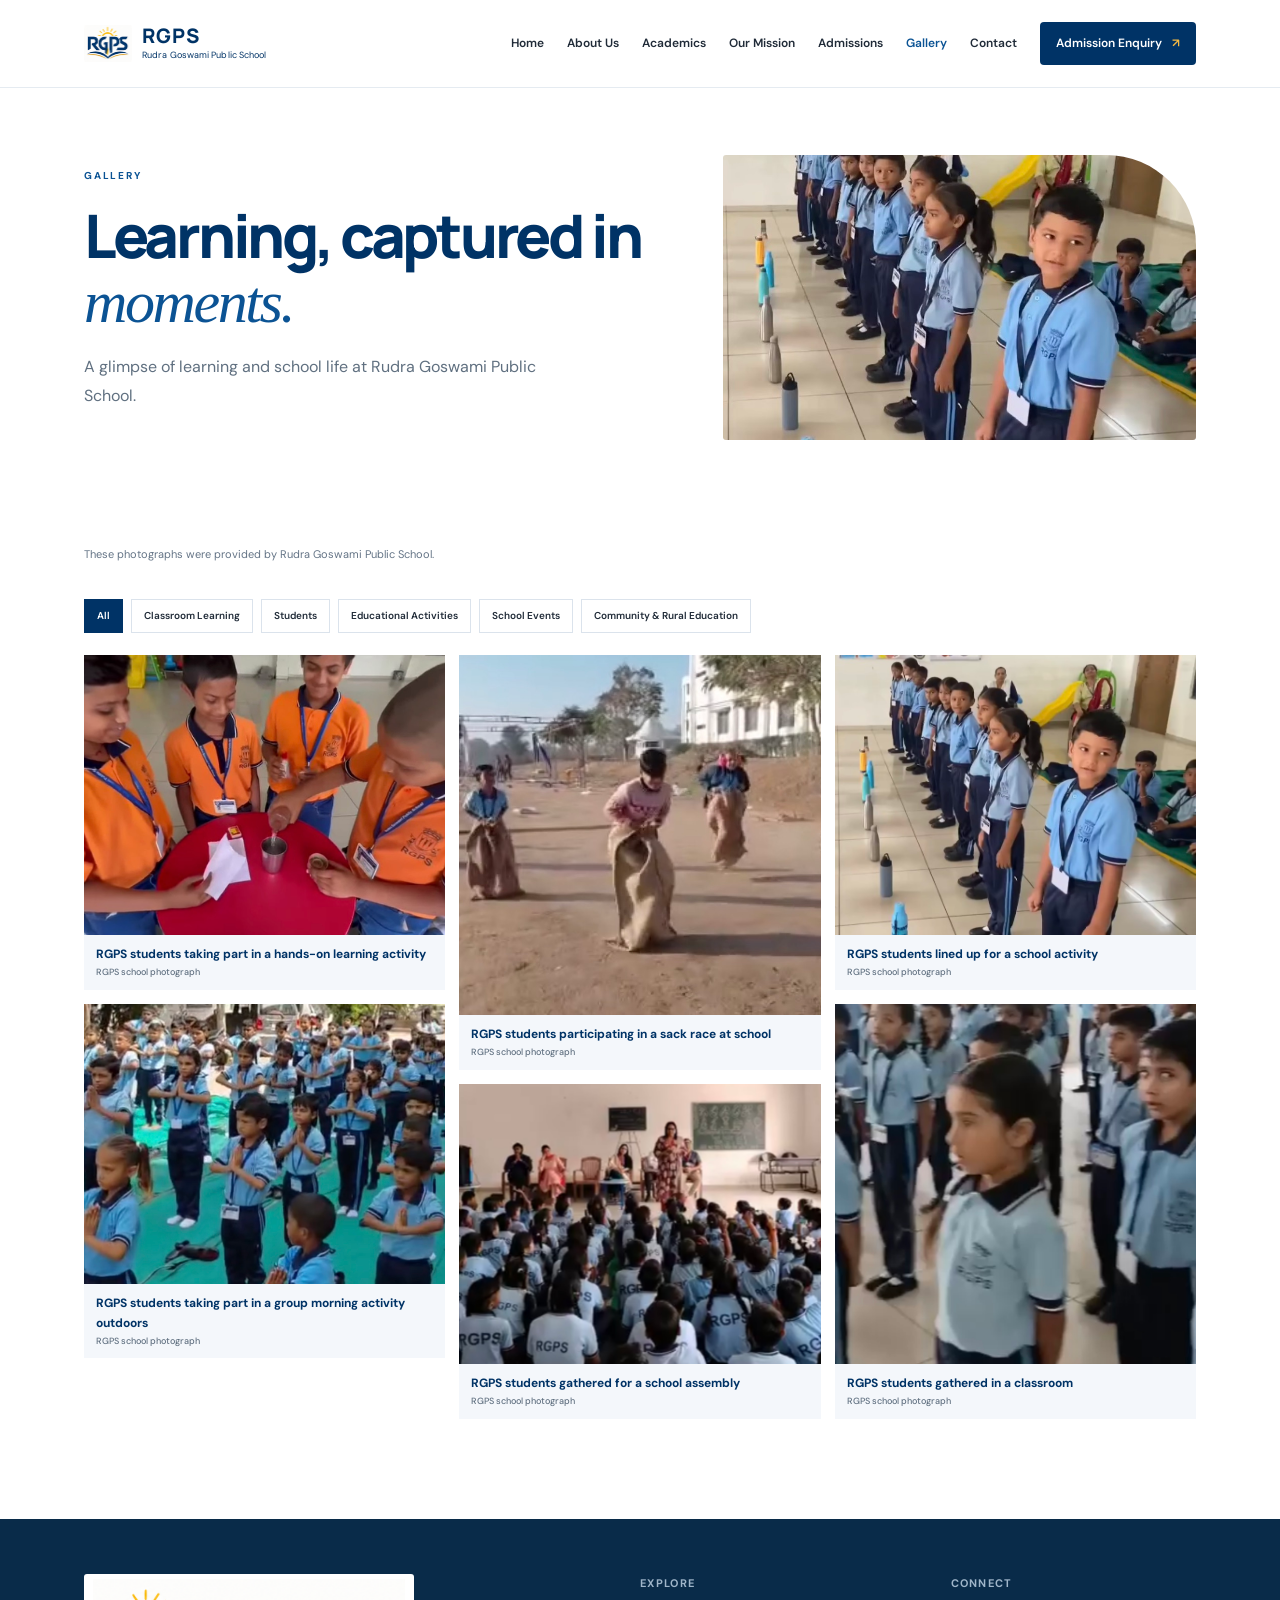
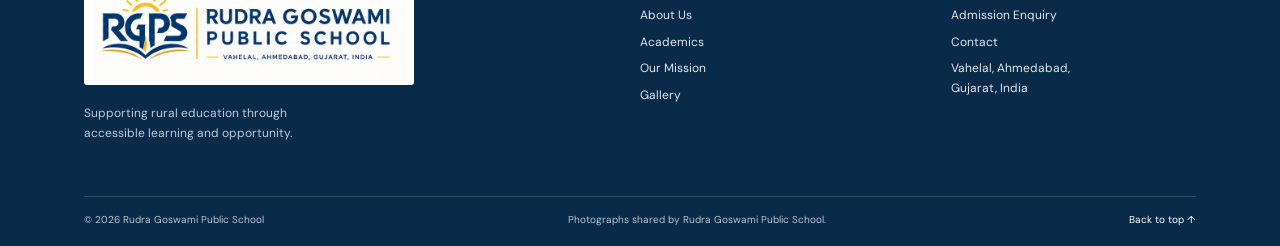
<file: gallery.html>
<!doctype html><html lang="en"><head><meta charset="utf-8"><meta name="viewport" content="width=device-width, initial-scale=1"><meta name="theme-color" content="#003366"><title>Gallery | Rudra Goswami Public School</title><meta name="description" content="See school life at Rudra Goswami Public School through photographs shared by the school."><link rel="canonical" href="https://suspeaks2611.github.io/rgps-school-website/gallery.html"><meta property="og:url" content="https://suspeaks2611.github.io/rgps-school-website/gallery.html"><meta property="og:type" content="website"><meta property="og:title" content="Gallery | Rudra Goswami Public School"><meta property="og:description" content="See school life at Rudra Goswami Public School through photographs shared by the school."><meta property="og:image" content="https://suspeaks2611.github.io/rgps-school-website/assets/images/IMG_1720.webp"><link rel="icon" href="assets/logo/rgps-emblem.png" type="image/png"><link rel="preconnect" href="https://fonts.googleapis.com"><link rel="preconnect" href="https://fonts.gstatic.com" crossorigin><link href="https://fonts.googleapis.com/css2?family=DM+Sans:wght@400;500;600;700&family=Manrope:wght@400;500;600;700;800&display=swap" rel="stylesheet"><link rel="stylesheet" href="css/style.css"><link rel="stylesheet" href="css/responsive.css"><link rel="stylesheet" href="css/animations.css"><script type="application/ld+json">{"@context":"https://schema.org","@type":"EducationalOrganization","name":"Rudra Goswami Public School","alternateName":"RGPS","address":{"@type":"PostalAddress","addressLocality":"Vahelal","addressRegion":"Gujarat","addressCountry":"IN"},"hasMap":"https://maps.app.goo.gl/Q6C5SrnxZFc6zpKo8","description":"School in Vahelal, Ahmedabad, Gujarat, providing education from Nursery to Standard 10 under GSEB, with a mission focused on supporting rural education."}</script></head><body id="top"><a class="skip-link" href="#main">Skip to content</a><header class="site-header"><div class="nav-wrap"><a class="brand" href="index.html" aria-label="RGPS home"><span class="brand-mark"><img src="assets/logo/rgps-emblem.png" alt=""></span><span><b>RGPS</b><small>Rudra Goswami Public School</small></span></a><button class="menu-toggle" aria-expanded="false" aria-controls="primary-nav" aria-label="Open navigation"><span></span><span></span></button><nav id="primary-nav" class="primary-nav"><a href="index.html">Home</a><a href="about.html">About Us</a><a href="academics.html">Academics</a><a href="mission.html">Our Mission</a><a href="admissions.html">Admissions</a><a href="gallery.html" aria-current="page">Gallery</a><a href="contact.html">Contact</a><a class="nav-cta" href="admissions.html">Admission Enquiry <span aria-hidden="true">↗</span></a></nav></div></header><main id="main"><section class="page-hero compact-hero"><div class="page-hero-copy"><div class="section-kicker">GALLERY</div><h1>Learning, captured in <em>moments.</em></h1><p>A glimpse of learning and school life at Rudra Goswami Public School.</p></div><div class="page-hero-image"><img class="photo" src="assets/images/IMG_1725.webp" alt="RGPS students lined up for a school activity." loading="lazy" decoding="async"></div></section><section class="section-wrap gallery-section"><div class="gallery-toolbar"><p class="stock-disclosure">These photographs were provided by Rudra Goswami Public School.</p><div class="filter-list" role="group" aria-label="Filter gallery"><button class="filter-button is-active" data-filter="all">All</button><button class="filter-button" data-filter="classroom">Classroom Learning</button><button class="filter-button" data-filter="students">Students</button><button class="filter-button" data-filter="activities">Educational Activities</button><button class="filter-button" data-filter="events">School Events</button><button class="filter-button" data-filter="community">Community & Rural Education</button></div></div><div class="gallery-grid"><div class="gallery-cell" data-category="classroom"><button class="gallery-item" data-lightbox="assets/images/IMG_1720.webp" data-caption="RGPS students taking part in a hands-on learning activity" aria-label="Enlarge: RGPS students taking part in a hands-on learning activity"><img class="photo" src="assets/images/IMG_1720.webp" alt="RGPS students taking part in a hands-on learning activity." loading="lazy" decoding="async"><span>RGPS students taking part in a hands-on learning activity <small>RGPS school photograph</small></span></button></div><div class="gallery-cell" data-category="students"><button class="gallery-item" data-lightbox="assets/images/IMG_1721.webp" data-caption="RGPS students taking part in a group morning activity outdoors" aria-label="Enlarge: RGPS students taking part in a group morning activity outdoors"><img class="photo" src="assets/images/IMG_1721.webp" alt="RGPS students taking part in a group morning activity outdoors." loading="lazy" decoding="async"><span>RGPS students taking part in a group morning activity outdoors <small>RGPS school photograph</small></span></button></div><div class="gallery-cell" data-category="activities"><button class="gallery-item" data-lightbox="assets/images/IMG_1722.webp" data-caption="RGPS students participating in a sack race at school" aria-label="Enlarge: RGPS students participating in a sack race at school"><img class="photo" src="assets/images/IMG_1722.webp" alt="RGPS students participating in a sack race at school." loading="lazy" decoding="async"><span>RGPS students participating in a sack race at school <small>RGPS school photograph</small></span></button></div><div class="gallery-cell" data-category="events"><button class="gallery-item" data-lightbox="assets/images/IMG_1723.webp" data-caption="RGPS students gathered for a school assembly" aria-label="Enlarge: RGPS students gathered for a school assembly"><img class="photo" src="assets/images/IMG_1723.webp" alt="RGPS students gathered for a school assembly." loading="lazy" decoding="async"><span>RGPS students gathered for a school assembly <small>RGPS school photograph</small></span></button></div><div class="gallery-cell" data-category="community"><button class="gallery-item" data-lightbox="assets/images/IMG_1725.webp" data-caption="RGPS students lined up for a school activity" aria-label="Enlarge: RGPS students lined up for a school activity"><img class="photo" src="assets/images/IMG_1725.webp" alt="RGPS students lined up for a school activity." loading="lazy" decoding="async"><span>RGPS students lined up for a school activity <small>RGPS school photograph</small></span></button></div><div class="gallery-cell" data-category="classroom"><button class="gallery-item" data-lightbox="assets/images/IMG_1726.webp" data-caption="RGPS students gathered in a classroom" aria-label="Enlarge: RGPS students gathered in a classroom"><img class="photo" src="assets/images/IMG_1726.webp" alt="RGPS students gathered in a classroom." loading="lazy" decoding="async"><span>RGPS students gathered in a classroom <small>RGPS school photograph</small></span></button></div></div></section><div class="lightbox" aria-hidden="true" role="dialog" aria-modal="true" aria-label="Gallery image viewer"><button class="lightbox-close" aria-label="Close image viewer">×</button><button class="lightbox-prev" aria-label="Previous image">←</button><figure><img alt=""><figcaption></figcaption></figure><button class="lightbox-next" aria-label="Next image">→</button></div></main><footer class="site-footer"><div class="footer-main"><div class="footer-brand"><a class="footer-logo-link" href="index.html" aria-label="RGPS home"><img class="footer-logo" src="assets/logo/rgps-horizontal.png" alt="Rudra Goswami Public School, Vahelal, Ahmedabad, Gujarat, India"></a><p>Supporting rural education through accessible learning and opportunity.</p></div><div><h3>Explore</h3><a href="about.html">About Us</a><a href="academics.html">Academics</a><a href="mission.html">Our Mission</a><a href="gallery.html">Gallery</a></div><div><h3>Connect</h3><a href="admissions.html">Admission Enquiry</a><a href="contact.html">Contact</a><p>Vahelal, Ahmedabad,<br>Gujarat, India</p></div></div><div class="footer-bottom"><span>© <span data-year></span> Rudra Goswami Public School</span><span>Photographs shared by Rudra Goswami Public School.</span><a href="#top">Back to top ↑</a></div></footer><button class="back-top" aria-label="Back to top">↑</button><script src="js/main.js" defer></script><script src="js/forms.js" defer></script><script src="js/gallery.js" defer></script><script src="js/animations.js" defer></script></body></html>
</file>
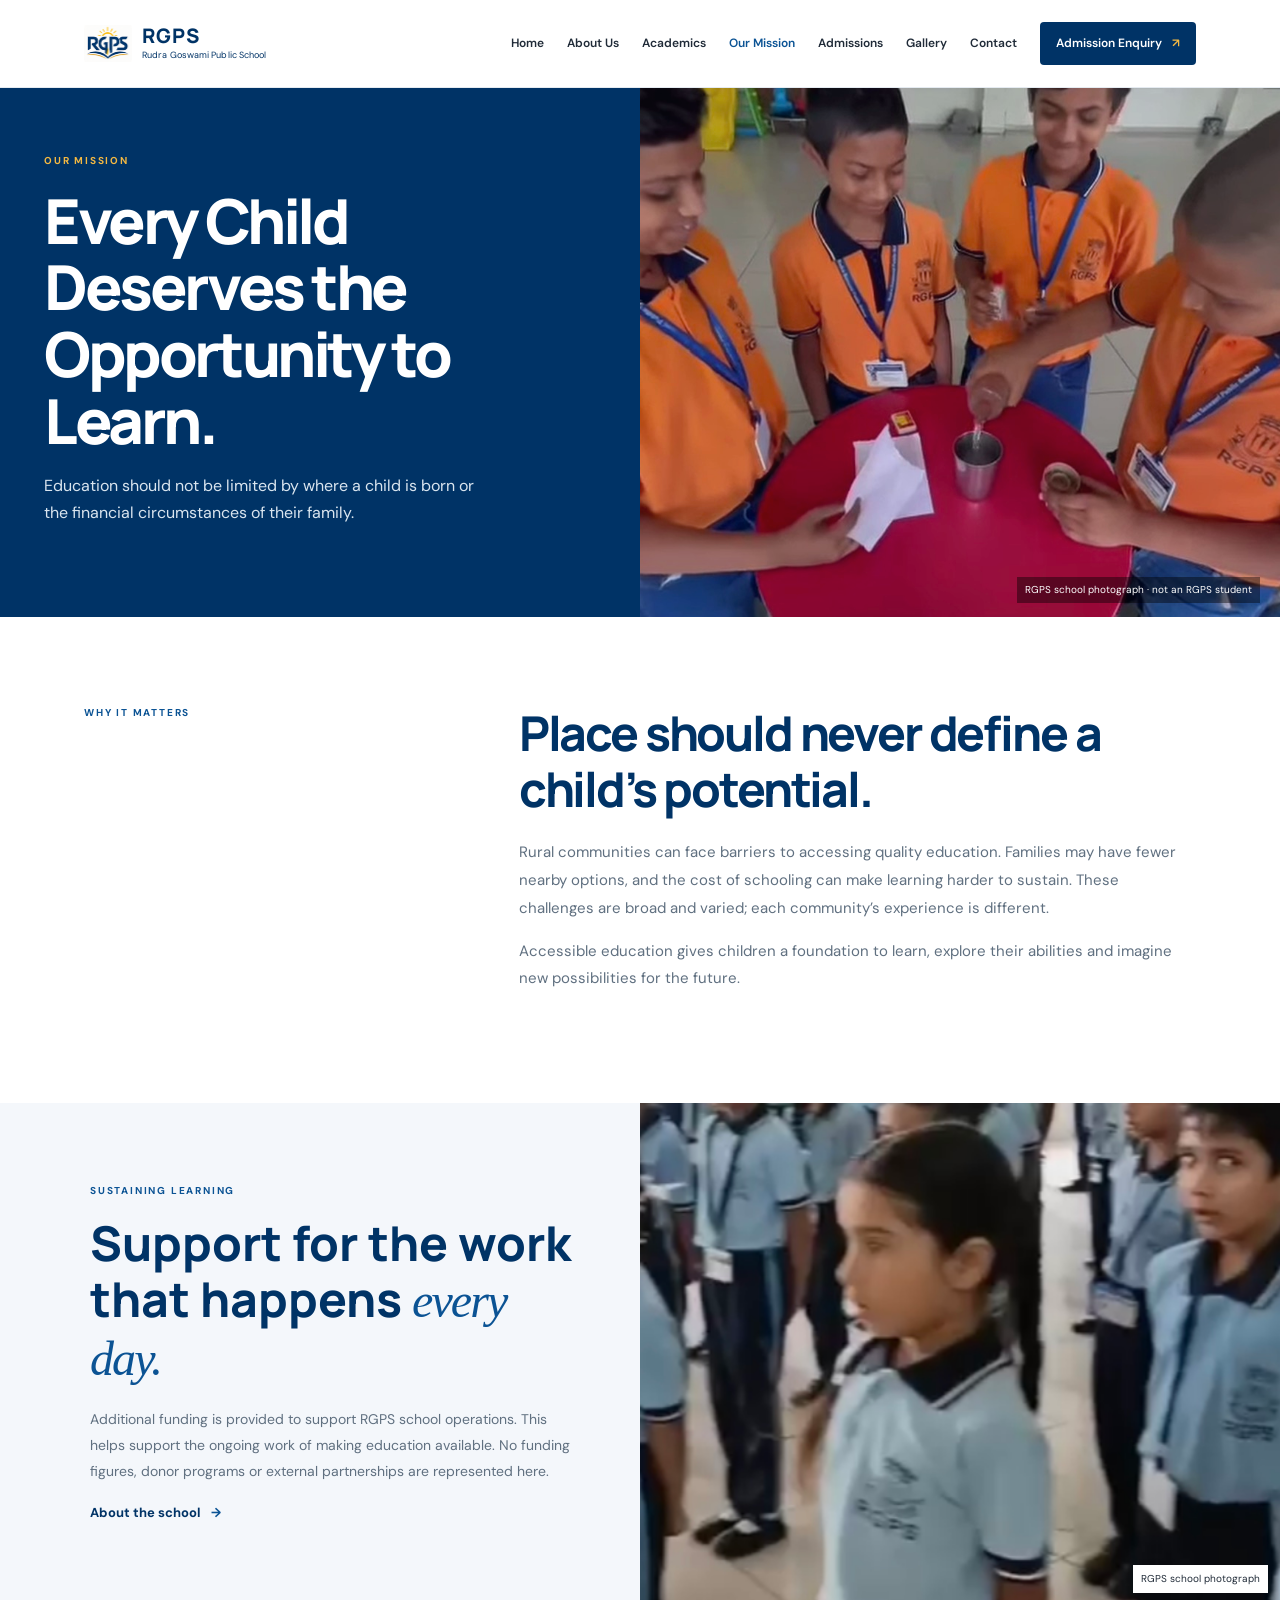
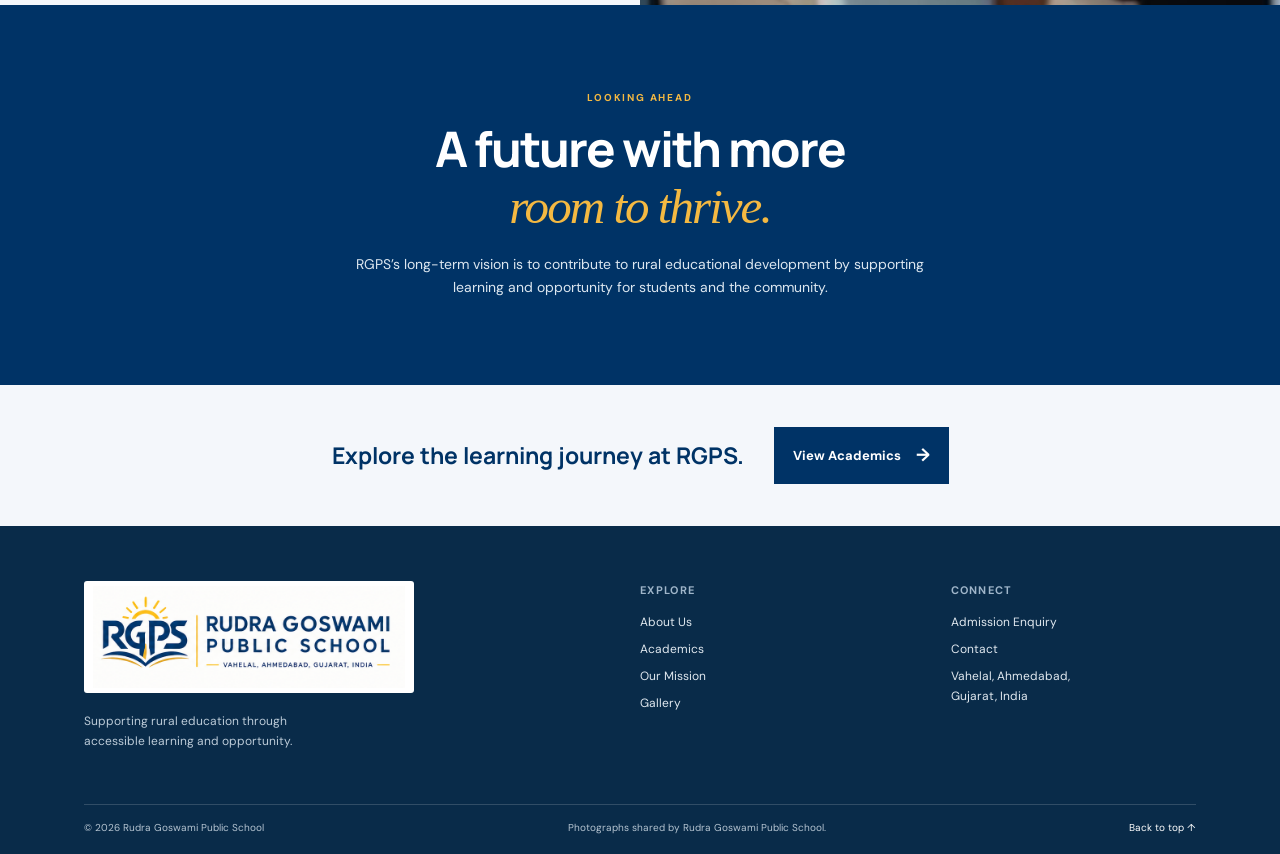
<file: mission.html>
<!doctype html><html lang="en"><head><meta charset="utf-8"><meta name="viewport" content="width=device-width, initial-scale=1"><meta name="theme-color" content="#003366"><title>Our Mission | Rudra Goswami Public School</title><meta name="description" content="Explore RGPS’s commitment to accessible education and supporting rural school operations in Vahelal, Ahmedabad."><link rel="canonical" href="https://suspeaks2611.github.io/rgps-school-website/mission.html"><meta property="og:url" content="https://suspeaks2611.github.io/rgps-school-website/mission.html"><meta property="og:type" content="website"><meta property="og:title" content="Our Mission | Rudra Goswami Public School"><meta property="og:description" content="Explore RGPS’s commitment to accessible education and supporting rural school operations in Vahelal, Ahmedabad."><meta property="og:image" content="https://suspeaks2611.github.io/rgps-school-website/assets/images/IMG_1720.webp"><link rel="icon" href="assets/logo/rgps-emblem.png" type="image/png"><link rel="preconnect" href="https://fonts.googleapis.com"><link rel="preconnect" href="https://fonts.gstatic.com" crossorigin><link href="https://fonts.googleapis.com/css2?family=DM+Sans:wght@400;500;600;700&family=Manrope:wght@400;500;600;700;800&display=swap" rel="stylesheet"><link rel="stylesheet" href="css/style.css"><link rel="stylesheet" href="css/responsive.css"><link rel="stylesheet" href="css/animations.css"><script type="application/ld+json">{"@context":"https://schema.org","@type":"EducationalOrganization","name":"Rudra Goswami Public School","alternateName":"RGPS","address":{"@type":"PostalAddress","addressLocality":"Vahelal","addressRegion":"Gujarat","addressCountry":"IN"},"hasMap":"https://maps.app.goo.gl/Q6C5SrnxZFc6zpKo8","description":"School in Vahelal, Ahmedabad, Gujarat, providing education from Nursery to Standard 10 under GSEB, with a mission focused on supporting rural education."}</script></head><body id="top"><a class="skip-link" href="#main">Skip to content</a><header class="site-header"><div class="nav-wrap"><a class="brand" href="index.html" aria-label="RGPS home"><span class="brand-mark"><img src="assets/logo/rgps-emblem.png" alt=""></span><span><b>RGPS</b><small>Rudra Goswami Public School</small></span></a><button class="menu-toggle" aria-expanded="false" aria-controls="primary-nav" aria-label="Open navigation"><span></span><span></span></button><nav id="primary-nav" class="primary-nav"><a href="index.html">Home</a><a href="about.html">About Us</a><a href="academics.html">Academics</a><a href="mission.html" aria-current="page">Our Mission</a><a href="admissions.html">Admissions</a><a href="gallery.html">Gallery</a><a href="contact.html">Contact</a><a class="nav-cta" href="admissions.html">Admission Enquiry <span aria-hidden="true">↗</span></a></nav></div></header><main id="main"><section class="mission-hero"><div class="mission-hero-copy"><div class="section-kicker light-kicker">OUR MISSION</div><h1>Every Child Deserves the Opportunity to Learn.</h1><p>Education should not be limited by where a child is born or the financial circumstances of their family.</p></div><div class="mission-hero-image"><img class="photo" src="assets/images/IMG_1720.webp" alt="RGPS students taking part in a hands-on learning activity." loading="lazy" decoding="async"></div><span class="mission-caption">RGPS school photograph · not an RGPS student</span></section><section class="section-wrap text-story mission-story reveal"><div class="section-kicker">WHY IT MATTERS</div><div><h2>Place should never define a child’s potential.</h2><p>Rural communities can face barriers to accessing quality education. Families may have fewer nearby options, and the cost of schooling can make learning harder to sustain. These challenges are broad and varied; each community’s experience is different.</p><p>Accessible education gives children a foundation to learn, explore their abilities and imagine new possibilities for the future.</p></div></section><section class="support-band"><div class="support-copy"><div class="section-kicker">SUSTAINING LEARNING</div><h2>Support for the work<br>that happens <em>every day.</em></h2><p>Additional funding is provided to support RGPS school operations. This helps support the ongoing work of making education available. No funding figures, donor programs or external partnerships are represented here.</p><a class="arrow-link" href="about.html">About the school <span>→</span></a></div><div class="support-image"><img class="photo" src="assets/images/IMG_1726.webp" alt="RGPS students gathered in a classroom." loading="lazy" decoding="async"><span>RGPS school photograph</span></div></section><section class="vision-panel"><div class="section-kicker light-kicker">LOOKING AHEAD</div><h2>A future with more<br><em>room to thrive.</em></h2><p>RGPS’s long-term vision is to contribute to rural educational development by supporting learning and opportunity for students and the community.</p></section><section class="simple-cta"><h2>Explore the learning journey at RGPS.</h2><a class="button button-primary" href="academics.html">View Academics <span>→</span></a></section></main><footer class="site-footer"><div class="footer-main"><div class="footer-brand"><a class="footer-logo-link" href="index.html" aria-label="RGPS home"><img class="footer-logo" src="assets/logo/rgps-horizontal.png" alt="Rudra Goswami Public School, Vahelal, Ahmedabad, Gujarat, India"></a><p>Supporting rural education through accessible learning and opportunity.</p></div><div><h3>Explore</h3><a href="about.html">About Us</a><a href="academics.html">Academics</a><a href="mission.html">Our Mission</a><a href="gallery.html">Gallery</a></div><div><h3>Connect</h3><a href="admissions.html">Admission Enquiry</a><a href="contact.html">Contact</a><p>Vahelal, Ahmedabad,<br>Gujarat, India</p></div></div><div class="footer-bottom"><span>© <span data-year></span> Rudra Goswami Public School</span><span>Photographs shared by Rudra Goswami Public School.</span><a href="#top">Back to top ↑</a></div></footer><button class="back-top" aria-label="Back to top">↑</button><script src="js/main.js" defer></script><script src="js/forms.js" defer></script><script src="js/gallery.js" defer></script><script src="js/animations.js" defer></script></body></html>
</file>
<file: css/style.css>
:root{--navy:#003366;--blue:#0b5394;--ink:#202b38;--muted:#607080;--paper:#f4f7fb;--gold:#f4b942;--line:#dbe3ec;--white:#fff;--serif:Georgia,'Times New Roman',serif;--sans:'DM Sans',Arial,sans-serif;--display:'Manrope',var(--sans);--wrap:1160px}*{box-sizing:border-box}html{scroll-behavior:smooth}body{margin:0;color:var(--ink);font:16px/1.65 var(--sans);background:#fff}img{display:block;max-width:100%;object-fit:cover}a{color:inherit;text-decoration:none}button,input,select,textarea{font:inherit}button{color:inherit}.skip-link{position:fixed;z-index:99;top:-100px;left:1rem;background:#fff;padding:.7rem 1rem}.skip-link:focus{top:1rem}.site-header{height:88px;position:sticky;top:0;z-index:30;background:rgba(255,255,255,.96);backdrop-filter:blur(12px);border-bottom:1px solid rgba(219,227,236,.7)}.nav-wrap{max-width:var(--wrap);height:100%;padding:0 24px;margin:auto;display:flex;align-items:center;justify-content:space-between;gap:28px}.brand{display:inline-flex;align-items:center;gap:10px;flex-shrink:0;color:var(--navy)}.brand-mark{width:48px;height:46px;border-radius:8px;background:#fff;display:grid;place-items:center;overflow:hidden}.brand-mark img{display:block;width:48px;height:42px;object-fit:contain}.brand b{display:block;font:800 20px/1 var(--display);letter-spacing:.05em}.brand small{display:block;font-size:9px;line-height:1.3;margin-top:4px;letter-spacing:.01em}.primary-nav{display:flex;align-items:center;gap:23px}.primary-nav>a{font-size:12px;font-weight:600;white-space:nowrap;transition:color .2s}.primary-nav>a:hover,.primary-nav>a[aria-current=page]{color:var(--blue)}.primary-nav .nav-cta{padding:12px 16px;border-radius:4px;color:#fff;background:var(--navy)}.nav-cta span{margin-left:7px;color:var(--gold)}.menu-toggle{display:none}.hero{max-width:var(--wrap);min-height:605px;margin:auto;padding:50px 24px 62px;display:grid;grid-template-columns:1fr 1fr;align-items:center;gap:50px}.hero-copy{padding:20px 0}.eyebrow,.section-kicker{font-size:10px;letter-spacing:.18em;font-weight:700;color:var(--blue)}h1,h2,h3,p{margin-top:0}.hero h1,.page-hero h1,.mission-hero h1{font:800 clamp(44px,5.4vw,68px)/1.08 var(--display);letter-spacing:-.055em;color:var(--navy);margin:18px 0}.hero h1 em,.page-hero h1 em,.section-heading h2 em,.intro h2 em,.mission-hero h1 em,.mission-copy h2 em,.support-copy h2 em,.vision-panel h2 em,.academic-intro h2 em,.faq-section h2 em,.location-card h2 em,.text-story h2 em,.split-story h2 em,.cta-band h2 em{font-family:var(--serif);font-weight:400;letter-spacing:-.04em;color:var(--blue)}.hero-copy>p{max-width:465px;color:#586b7b;font-size:17px;line-height:1.8}.hero-actions{display:flex;align-items:center;gap:24px;margin:28px 0 38px}.button{border:0;display:inline-flex;align-items:center;justify-content:center;gap:15px;padding:14px 19px;font-weight:700;font-size:13px;cursor:pointer;transition:transform .2s,background .2s;min-height:48px}.button:hover{transform:translateY(-2px)}.button-gold{background:var(--gold);color:var(--navy)}.button-primary{background:var(--navy);color:#fff}.button-outline{color:#fff;border:1px solid rgba(255,255,255,.55)}.button span{font-size:18px}.text-link,.arrow-link{font-size:13px;font-weight:700;color:var(--navy)}.text-link span,.arrow-link span{padding-left:8px;color:var(--blue)}.hero-meta{display:flex;align-items:center;gap:14px;font-size:11px;font-weight:700;color:var(--muted);letter-spacing:.06em;text-transform:uppercase}.hero-meta i{width:4px;height:4px;border-radius:50%;background:var(--gold)}.hero-visual{height:480px;position:relative}.hero-image{height:100%;width:100%;border-radius:150px 150px 8px 8px;object-position:center}.image-note{position:absolute;bottom:16px;left:16px;background:rgba(255,255,255,.94);padding:9px 12px;font-size:10px;color:#536372}.note-dot{display:inline-block;background:var(--gold);height:7px;width:7px;border-radius:50%;margin-right:7px}.hero-stamp{position:absolute;bottom:66px;right:-23px;background:var(--gold);width:105px;height:105px;border-radius:50%;display:flex;flex-direction:column;justify-content:center;align-items:center;color:var(--navy);transform:rotate(8deg)}.hero-stamp strong{font:700 16px var(--serif)}.hero-stamp span{font-size:10px}.section-wrap{max-width:var(--wrap);margin:auto;padding-left:24px;padding-right:24px}.intro{padding-top:92px;padding-bottom:104px;border-top:1px solid var(--line)}.intro-grid{display:grid;grid-template-columns:1fr 1fr;gap:85px;margin-top:20px;align-items:start}.intro h2,.section-heading h2,.text-story h2,.split-story h2,.academic-intro h2,.faq-section h2,.location-card h2{font:750 clamp(32px,4vw,48px)/1.17 var(--display);letter-spacing:-.045em;color:var(--navy);margin:0}.intro-grid>div{max-width:490px}.intro-grid p,.text-story p,.split-story p,.academic-intro>p{color:var(--muted);line-height:1.85;font-size:15px}.intro-grid .arrow-link{display:inline-block;margin-top:7px}.mission-band{background:var(--navy);color:#fff;display:grid;grid-template-columns:1fr 1fr;min-height:450px}.mission-image img{height:100%;width:100%;max-height:530px}.mission-copy{padding:70px clamp(35px,7vw,110px);align-self:center}.light-kicker{color:var(--gold)}.mission-copy h2,.cta-band h2,.vision-panel h2{font:750 clamp(35px,4vw,49px)/1.15 var(--display);letter-spacing:-.04em;margin:15px 0 20px}.mission-copy h2 em,.cta-band h2 em,.vision-panel h2 em{color:var(--gold)}.mission-copy p{color:#d6e2ee;max-width:470px;font-size:14px;line-height:1.9;margin-bottom:26px}.journey{padding-top:105px;padding-bottom:100px}.section-heading{display:flex;justify-content:space-between;align-items:end;gap:40px;margin-bottom:38px}.section-heading h2{margin-top:12px}.section-heading>p{max-width:360px;color:var(--muted);font-size:14px}.journey-grid{display:grid;grid-template-columns:repeat(4,1fr);border-top:1px solid var(--line);border-bottom:1px solid var(--line)}.journey-card{position:relative;padding:26px 21px 25px;border-right:1px solid var(--line);min-height:185px;transition:background .2s}.journey-card:first-child{border-left:1px solid var(--line)}.journey-card:hover{background:var(--paper)}.card-index{font:600 11px var(--display);color:var(--blue)}.journey-card h3{font:700 19px var(--display);color:var(--navy);margin:26px 0 8px}.journey-card p{font-size:12px;color:var(--muted);margin:0;max-width:190px}.card-arrow{position:absolute;right:18px;top:25px;color:var(--blue)}.gseb-note{font-size:11px;color:var(--muted);margin:15px 0 0}.why-section{padding:96px 0;background:var(--paper)}.feature-grid{display:grid;grid-template-columns:repeat(4,1fr);gap:14px}.feature-card{background:#fff;border:1px solid #e6ebf0;padding:26px 22px;min-height:195px}.feature-icon{width:38px;height:38px;display:grid;place-items:center;color:var(--blue);background:#edf4f9;border-radius:50%;font-size:20px}.feature-card h3{font:700 17px var(--display);color:var(--navy);margin:19px 0 8px}.feature-card p{color:var(--muted);font-size:12px;line-height:1.7;margin:0}.gallery-preview{padding-top:100px;padding-bottom:105px}.gallery-preview .section-heading{align-items:center}.stock-disclosure{font-size:11px;color:#647486;margin:0 0 18px}.preview-grid{display:grid;grid-template-columns:1.2fr 1fr 1fr;gap:14px}.preview-grid img{height:255px;width:100%;border-radius:3px}.preview-grid img:first-child{height:310px}.cta-band{padding:72px max(24px,calc((100vw - var(--wrap))/2 + 24px));background:var(--blue);color:#fff;display:grid;grid-template-columns:1fr 1fr;gap:55px;align-items:center}.cta-band h2{margin-bottom:0}.cta-band>div:nth-child(2){max-width:440px}.cta-band p{font-size:14px;color:#e2ebf4;line-height:1.8}.page-hero{max-width:var(--wrap);margin:auto;padding:65px 24px 75px;display:grid;grid-template-columns:1fr .84fr;align-items:center;gap:75px;min-height:430px}.page-hero-copy{padding:15px 0}.page-hero h1{font-size:clamp(42px,5vw,60px)}.page-hero-copy p{color:var(--muted);max-width:490px;font-size:16px;line-height:1.8}.page-hero-image{height:350px;position:relative}.page-hero-image img{width:100%;height:100%;border-radius:3px 90px 3px 3px}.compact-hero{min-height:365px;padding-bottom:48px}.compact-hero .page-hero-image{height:285px}.text-story{padding-top:88px;padding-bottom:95px;border-top:1px solid var(--line);display:grid;grid-template-columns:.7fr 1.3fr;gap:70px}.text-story h2{margin-bottom:22px;max-width:680px}.text-story p{max-width:760px}.values-section,.learning-section{background:var(--paper);padding:90px 0}.values-grid{display:grid;grid-template-columns:repeat(3,1fr);gap:16px}.values-grid article{background:#fff;padding:28px;border-top:2px solid var(--gold);min-height:185px}.values-grid article>span{font:700 11px var(--display);color:var(--blue)}.values-grid h3{font:700 20px var(--display);margin:18px 0 8px;color:var(--navy)}.values-grid p{font-size:13px;color:var(--muted)}.split-story{padding-top:95px;padding-bottom:95px;display:grid;grid-template-columns:1fr 1fr;gap:75px;align-items:center}.split-story img{height:375px;width:100%;border-radius:80px 3px 3px 3px}.split-story h2{margin:15px 0 20px}.simple-cta{padding:42px 24px;background:#f4f7fb;display:flex;align-items:center;justify-content:center;gap:30px}.simple-cta h2{font:700 23px var(--display);color:var(--navy);margin:0}.mission-hero{background:var(--navy);color:#fff;position:relative;display:grid;grid-template-columns:1fr 1fr;min-height:510px;overflow:hidden}.mission-hero-copy{max-width:620px;justify-self:end;align-self:center;padding:65px 55px 75px 24px}.mission-hero h1{font-size:clamp(42px,5vw,62px);color:#fff;max-width:550px}.mission-hero-copy p{color:#d9e5ef;max-width:450px}.mission-hero-image{min-height:510px}.mission-hero-image img{height:100%;width:100%;opacity:.88}.mission-caption{position:absolute;bottom:14px;right:20px;color:#fff;background:rgba(0,0,0,.42);font-size:10px;padding:5px 8px}.mission-story{border-top:0}.support-band{display:grid;grid-template-columns:1fr 1fr;background:var(--paper);min-height:425px}.support-copy{padding:80px max(40px,calc((100vw - var(--wrap))/2 + 30px));padding-right:60px;align-self:center}.support-copy h2{font:750 clamp(34px,4vw,48px)/1.17 var(--display);color:var(--navy);margin:15px 0 20px}.support-copy p{font-size:14px;line-height:1.85;color:var(--muted);max-width:480px}.support-image{position:relative;min-height:380px}.support-image img{height:100%;width:100%;position:absolute}.support-image span{position:absolute;bottom:12px;right:12px;background:#fff;padding:6px 8px;font-size:10px}.vision-panel{background:var(--navy);text-align:center;color:#fff;padding:85px 24px}.vision-panel h2{margin:14px auto 18px}.vision-panel p{max-width:570px;margin:0 auto;color:#dce7f0;font-size:14px}.academic-intro{padding-top:88px;padding-bottom:95px}.academic-intro h2{margin:13px 0 15px}.academic-intro>p{max-width:730px}.academic-list{margin-top:45px;border-top:1px solid var(--line)}.academic-list article{display:grid;grid-template-columns:65px 1fr 30px;align-items:start;padding:25px 8px;border-bottom:1px solid var(--line)}.academic-list article>span:first-child{font:700 11px var(--display);color:var(--blue);padding-top:5px}.academic-list h3{font:700 21px var(--display);color:var(--navy);margin:0 0 5px}.academic-list p{font-size:13px;color:var(--muted);margin:0}.stage-arrow{color:var(--blue)}.learning-grid{display:grid;grid-template-columns:repeat(3,1fr);gap:16px}.learning-grid article{background:#fff}.learning-grid img{height:210px;width:100%}.learning-grid article>div{padding:18px 20px}.learning-grid h3{font:700 17px var(--display);color:var(--navy);margin:0 0 6px}.learning-grid p{font-size:12px;color:var(--muted);margin:0}.learning-section .stock-disclosure{margin-top:15px}.admission-main{padding-top:80px;padding-bottom:90px;display:grid;grid-template-columns:.95fr 1.05fr;gap:75px;align-items:start}.admission-info h2,.faq-section h2{font:750 40px/1.2 var(--display);color:var(--navy);letter-spacing:-.04em;margin:14px 0 18px}.admission-info>p{font-size:14px;color:var(--muted);line-height:1.85}.steps{list-style:none;padding:0;margin:28px 0}.steps li{display:grid;grid-template-columns:45px 1fr;gap:10px;padding:15px 0;border-bottom:1px solid var(--line)}.steps li>span{font:700 11px var(--display);color:var(--blue)}.steps b{font-size:13px;color:var(--navy)}.steps p{margin:5px 0 0;color:var(--muted);font-size:12px}.document-note{border-left:3px solid var(--gold);padding:10px 16px;background:var(--paper)}.document-note b{font-size:12px;color:var(--navy)}.document-note p{font-size:12px;color:var(--muted);margin:5px 0 0}.form-card{padding:30px;background:#fff;border:1px solid var(--line);box-shadow:0 15px 45px rgba(0,51,102,.07)}.form-card h2{font:700 23px var(--display);color:var(--navy);margin:0 0 6px}.form-card>p{font-size:12px;color:var(--muted)}.form-grid{display:grid;grid-template-columns:1fr 1fr;gap:16px 13px}.form-grid label{font-size:11px;font-weight:700;color:#40566a}.form-grid input,.form-grid select,.form-grid textarea{display:block;width:100%;padding:11px;border:1px solid #d6e0e8;background:#fff;margin-top:6px;border-radius:2px;font-size:13px;color:var(--ink)}.form-grid textarea{resize:vertical}.form-grid input:focus,.form-grid select:focus,.form-grid textarea:focus{outline:2px solid #8bb4d5;border-color:transparent}.form-grid [aria-invalid=true]{border-color:#bd3d3d}.field-error{display:block;min-height:15px;color:#a32626;font-size:10px;font-weight:500;margin-top:3px}.full-field{grid-column:1/-1}.form-note{color:var(--muted);font-size:10px;line-height:1.65;margin:13px 0}.form-status{font-size:12px;margin:8px 0 0;min-height:18px;color:var(--blue)}.faq-section{background:var(--paper);padding:80px 0}.faq-section h2{margin:12px 0 30px}.faq-list{max-width:850px}.faq-list details{border-top:1px solid #d6e0e8;padding:17px 2px}.faq-list details:last-child{border-bottom:1px solid #d6e0e8}.faq-list summary{font:700 15px var(--display);color:var(--navy);cursor:pointer;list-style:none;display:flex;justify-content:space-between}.faq-list summary:after{content:'+';font-size:20px;color:var(--blue)}.faq-list details[open] summary:after{content:'−'}.faq-list p{color:var(--muted);font-size:13px;margin:12px 0 0;max-width:680px}.gallery-section{padding-top:55px;padding-bottom:100px}.gallery-toolbar{display:flex;flex-direction:column;gap:8px}.filter-list{display:flex;flex-wrap:wrap;gap:8px;margin:10px 0 22px}.filter-button{border:1px solid var(--line);background:#fff;padding:8px 12px;font-size:10px;font-weight:600;cursor:pointer}.filter-button.is-active,.filter-button:hover{background:var(--navy);color:#fff;border-color:var(--navy)}.gallery-grid{columns:3 260px;column-gap:14px}.gallery-cell{break-inside:avoid;margin-bottom:14px}.gallery-item{display:block;position:relative;padding:0;border:0;background:#fff;width:100%;text-align:left;overflow:hidden;cursor:zoom-in}.gallery-item img{width:100%;height:280px;transition:transform .35s}.gallery-cell:nth-child(3n) img{height:360px}.gallery-item:hover img{transform:scale(1.035)}.gallery-item>span{display:block;background:var(--paper);font-size:12px;font-weight:700;padding:10px 12px;color:var(--navy)}.gallery-item small{display:block;color:var(--muted);font-size:9px;font-weight:500}.lightbox{position:fixed;inset:0;background:rgba(8,19,31,.94);z-index:50;display:none;align-items:center;justify-content:center;color:#fff;padding:50px}.lightbox.is-open{display:flex}.lightbox figure{margin:0;max-width:min(850px,75vw);max-height:85vh;text-align:center}.lightbox figure img{max-height:75vh;width:auto;max-width:100%;margin:auto}.lightbox figcaption{font-size:12px;padding-top:9px}.lightbox-close,.lightbox-prev,.lightbox-next{position:absolute;border:0;background:rgba(255,255,255,.14);color:#fff;width:42px;height:42px;border-radius:50%;font-size:24px;cursor:pointer}.lightbox-close{top:25px;right:25px}.lightbox-prev{left:25px}.lightbox-next{right:25px}.contact-main{padding-top:70px;padding-bottom:65px;display:grid;grid-template-columns:.9fr 1.1fr;gap:60px;align-items:start}.location-card h2{margin:13px 0}.location-card>p{color:var(--muted);font-size:14px}.map-placeholder{height:230px;margin:23px 0 16px;background:linear-gradient(135deg,#e9f0f5,#dbe7ee);display:flex;flex-direction:column;justify-content:center;align-items:center;gap:6px;color:var(--navy);text-align:center;padding:20px}.map-pin{color:var(--blue);font-size:29px}.map-placeholder b{font:700 14px var(--display)}.map-placeholder>span:last-child{font-size:11px;color:var(--muted)}.location-note{font-size:10px!important;margin-top:11px}.map-note{padding-top:20px;padding-bottom:60px;border-top:1px solid var(--line)}.map-note p{max-width:760px;color:var(--muted);font-size:13px}.site-footer{background:#092b49;color:#fff;padding:55px max(24px,calc((100vw - var(--wrap))/2 + 24px)) 18px}.footer-main{display:grid;grid-template-columns:2fr 1fr 1fr;gap:65px;padding-bottom:40px}.brand-light{color:#fff}.brand-light .brand-mark{background:rgba(255,255,255,.12)}.brand-light .brand-mark svg{stroke:#fff}.footer-brand p{color:#bccbd8;font-size:12px;max-width:260px;margin-top:16px}.footer-main h3{font-size:11px;text-transform:uppercase;letter-spacing:.12em;color:#9fb5c9;margin-bottom:14px}.footer-main>div:not(:first-child) a,.footer-main>div:not(:first-child) p{display:block;color:#e0e8ef;font-size:12px;margin:7px 0}.footer-bottom{border-top:1px solid rgba(255,255,255,.16);padding-top:15px;display:flex;justify-content:space-between;gap:16px;color:#b5c4d1;font-size:10px}.footer-bottom a{color:#fff}.back-top{position:fixed;right:20px;bottom:18px;width:40px;height:40px;border:0;background:var(--gold);color:var(--navy);font-size:20px;opacity:0;pointer-events:none;transition:opacity .2s;z-index:20;cursor:pointer}.back-top.is-visible{opacity:1;pointer-events:auto}.sr-only{position:absolute;width:1px;height:1px;padding:0;margin:-1px;overflow:hidden;clip:rect(0,0,0,0);white-space:nowrap;border:0}

.footer-logo-link{display:inline-flex;background:#fff;padding:5px 9px;border-radius:3px;max-width:330px}.footer-logo{display:block;width:100%;height:auto}.school-logo-badge{position:absolute;right:-14px;bottom:-14px;width:170px;background:#fff;padding:4px;box-shadow:0 10px 28px rgba(0,32,64,.18);z-index:2}.school-logo-badge img{display:block;width:100%;height:auto}.contact-logo{display:block;width:180px;max-width:55%;height:auto;margin:0 0 20px;border:1px solid #ececec}.brand-mark img{background:#fff}

.map-link-card{transition:background .2s ease,transform .2s ease}.map-link-card:hover{background:#dce8f0;transform:translateY(-2px)}.map-open-label{margin-top:7px;color:var(--blue);font-size:12px;font-weight:700}.map-note a{color:var(--blue);font-weight:700;text-decoration:underline;text-underline-offset:3px}
</file>
<file: css/responsive.css>
@media(max-width:1050px){.primary-nav{gap:13px}.primary-nav>a{font-size:11px}.nav-wrap{gap:12px}.hero{gap:30px}.mission-copy{padding:55px 40px}.support-copy{padding-left:45px}.admission-main{gap:40px}}
@media(max-width:820px){.site-header{height:74px}.nav-wrap{padding:0 20px}.menu-toggle{display:flex;width:42px;height:42px;border:1px solid var(--line);background:#fff;align-items:center;justify-content:center;flex-direction:column;gap:5px;cursor:pointer}.menu-toggle span{display:block;width:18px;height:2px;background:var(--navy)}.primary-nav{display:none;position:absolute;top:74px;left:0;right:0;background:#fff;padding:14px 22px 22px;box-shadow:0 15px 25px rgba(0,35,66,.12);align-items:stretch;flex-direction:column;gap:0}.primary-nav.is-open{display:flex}.primary-nav>a{padding:12px 4px;border-bottom:1px solid #edf0f3;font-size:14px}.primary-nav .nav-cta{text-align:center;border:0;margin-top:12px;padding:13px}.hero{min-height:auto;padding-top:45px;grid-template-columns:1fr 1fr;gap:24px}.hero h1{font-size:48px}.hero-visual{height:400px}.hero-stamp{right:-8px;width:85px;height:85px}.intro{padding-top:70px;padding-bottom:75px}.intro-grid{gap:35px}.mission-band{grid-template-columns:1fr 1fr}.mission-copy{padding:45px 28px}.mission-copy h2{font-size:35px}.journey,.gallery-preview{padding-top:75px;padding-bottom:75px}.feature-grid{grid-template-columns:repeat(2,1fr)}.page-hero{gap:35px;padding-top:48px;padding-bottom:50px}.page-hero-image{height:300px}.page-hero h1{font-size:46px}.mission-hero-copy{padding-right:30px}.mission-hero,.mission-hero-image{min-height:440px}.support-copy{padding:55px 32px}.admission-main{grid-template-columns:1fr 1fr;gap:25px}.form-card{padding:23px}.contact-main{gap:28px}.footer-main{gap:35px}}
@media(max-width:600px){body{font-size:15px}.hero{display:flex;flex-direction:column;align-items:stretch;padding:38px 20px 55px;gap:25px}.hero-copy{padding:0}.hero h1{font-size:43px;margin:15px 0}.hero-copy>p{font-size:15px}.hero-actions{gap:17px;flex-wrap:wrap;margin:23px 0}.hero-visual{height:350px;margin:0 8px}.hero-image{border-radius:110px 110px 5px 5px}.hero-stamp{right:-15px;bottom:45px}.hero-meta{font-size:9px}.section-wrap{padding-left:20px;padding-right:20px}.intro-grid{grid-template-columns:1fr;gap:19px;margin-top:14px}.intro h2,.section-heading h2,.text-story h2,.split-story h2,.academic-intro h2,.faq-section h2,.location-card h2{font-size:34px}.section-heading{display:block;margin-bottom:25px}.section-heading>p{margin:15px 0 0}.mission-band{display:flex;flex-direction:column}.mission-image img{height:270px}.mission-copy{padding:38px 22px 46px}.mission-copy h2{font-size:34px}.journey-grid{grid-template-columns:1fr 1fr}.journey-card{min-height:160px;padding:20px 15px;border-bottom:1px solid var(--line)}.journey-card:nth-child(3){border-left:1px solid var(--line)}.journey-card h3{font-size:16px;margin-top:20px}.feature-grid{gap:9px}.feature-card{padding:18px 15px;min-height:190px}.feature-card h3{font-size:15px}.preview-grid{grid-template-columns:1fr 1fr;gap:9px}.preview-grid img,.preview-grid img:first-child{height:180px}.preview-grid img:first-child{grid-column:1/-1;height:230px}.cta-band{display:block;padding:48px 23px}.cta-band>div:nth-child(2){margin-top:22px}.cta-band h2{font-size:38px}.page-hero{display:flex;flex-direction:column;align-items:stretch;gap:25px;padding:42px 20px 45px}.page-hero h1{font-size:43px}.page-hero-copy{padding:0}.page-hero-copy p{font-size:14px}.page-hero-image,.compact-hero .page-hero-image{height:250px}.page-hero-image img{border-radius:3px 65px 3px 3px}.text-story{display:block;padding-top:60px;padding-bottom:60px}.text-story>div:last-child{margin-top:23px}.values-section,.learning-section{padding:60px 0}.values-grid{grid-template-columns:1fr;gap:10px}.values-grid article{min-height:0}.split-story{display:flex;flex-direction:column;gap:25px;padding-top:60px;padding-bottom:60px}.split-story img{height:270px}.simple-cta{display:block;text-align:center;padding:30px 20px}.simple-cta h2{font-size:19px;margin-bottom:17px}.mission-hero{display:flex;flex-direction:column}.mission-hero-copy{padding:50px 22px 32px}.mission-hero h1{font-size:44px}.mission-hero-image{min-height:275px;height:275px}.mission-caption{top:407px;bottom:auto}.support-band{display:flex;flex-direction:column}.support-copy{padding:53px 22px}.support-image{height:280px;min-height:280px}.vision-panel{padding:62px 22px}.academic-intro{padding-top:60px;padding-bottom:65px}.academic-list article{grid-template-columns:38px 1fr 22px;padding:20px 0}.academic-list h3{font-size:17px}.academic-list p{font-size:12px}.learning-grid{grid-template-columns:1fr;gap:12px}.learning-grid img{height:220px}.admission-main,.contact-main{display:flex;flex-direction:column;gap:35px;padding-top:55px;padding-bottom:60px}.admission-info h2{font-size:34px}.form-card{width:100%;padding:20px}.form-grid{grid-template-columns:1fr;gap:11px}.full-field{grid-column:auto}.faq-section{padding:60px 0}.faq-section h2{font-size:32px}.faq-list summary{font-size:14px}.gallery-section{padding-top:35px;padding-bottom:65px}.filter-list{gap:6px}.filter-button{font-size:9px;padding:7px 9px}.gallery-grid{columns:2 145px;column-gap:9px}.gallery-cell{margin-bottom:9px}.gallery-item img,.gallery-cell:nth-child(3n) img{height:205px}.gallery-item>span{font-size:10px;padding:8px}.lightbox{padding:45px 15px}.lightbox figure{max-width:82vw}.lightbox-prev{left:7px}.lightbox-next{right:7px}.lightbox-close{top:9px;right:9px}.location-card{width:100%}.map-placeholder{height:200px}.map-note{padding-bottom:45px}.footer-main{grid-template-columns:1fr 1fr;gap:25px 18px}.footer-brand{grid-column:1/-1}.site-footer{padding:42px 21px 18px}.footer-bottom{flex-direction:column;gap:7px}.back-top{right:12px;bottom:12px}}
@media(prefers-reduced-motion:reduce){*,*::before,*::after{scroll-behavior:auto!important;animation-duration:.01ms!important;animation-iteration-count:1!important;transition-duration:.01ms!important}}

@media(max-width:600px){.school-logo-badge{width:128px;right:0;bottom:-10px}.contact-logo{width:160px;margin-bottom:17px}.footer-logo-link{max-width:280px}}
</file>
<file: css/animations.css>
.reveal{opacity:1;transform:translateY(0)}.js-motion .reveal{opacity:0;transform:translateY(18px);transition:opacity .65s ease,transform .65s ease}.js-motion .reveal.is-in{opacity:1;transform:none}.hero-copy>*{animation:rise .65s both}.hero-copy>*:nth-child(2){animation-delay:.08s}.hero-copy>*:nth-child(3){animation-delay:.16s}.hero-copy>*:nth-child(4){animation-delay:.23s}.hero-visual{animation:appear .8s both}.button,.nav-cta,.journey-card,.gallery-item img{transition:transform .25s ease,background .25s ease,color .25s ease}@keyframes rise{from{opacity:0;transform:translateY(14px)}to{opacity:1;transform:translateY(0)}}@keyframes appear{from{opacity:0;transform:translateX(12px)}to{opacity:1;transform:translateX(0)}}@media(prefers-reduced-motion:reduce){.hero-copy>*,.hero-visual{animation:none!important}}
</file>
